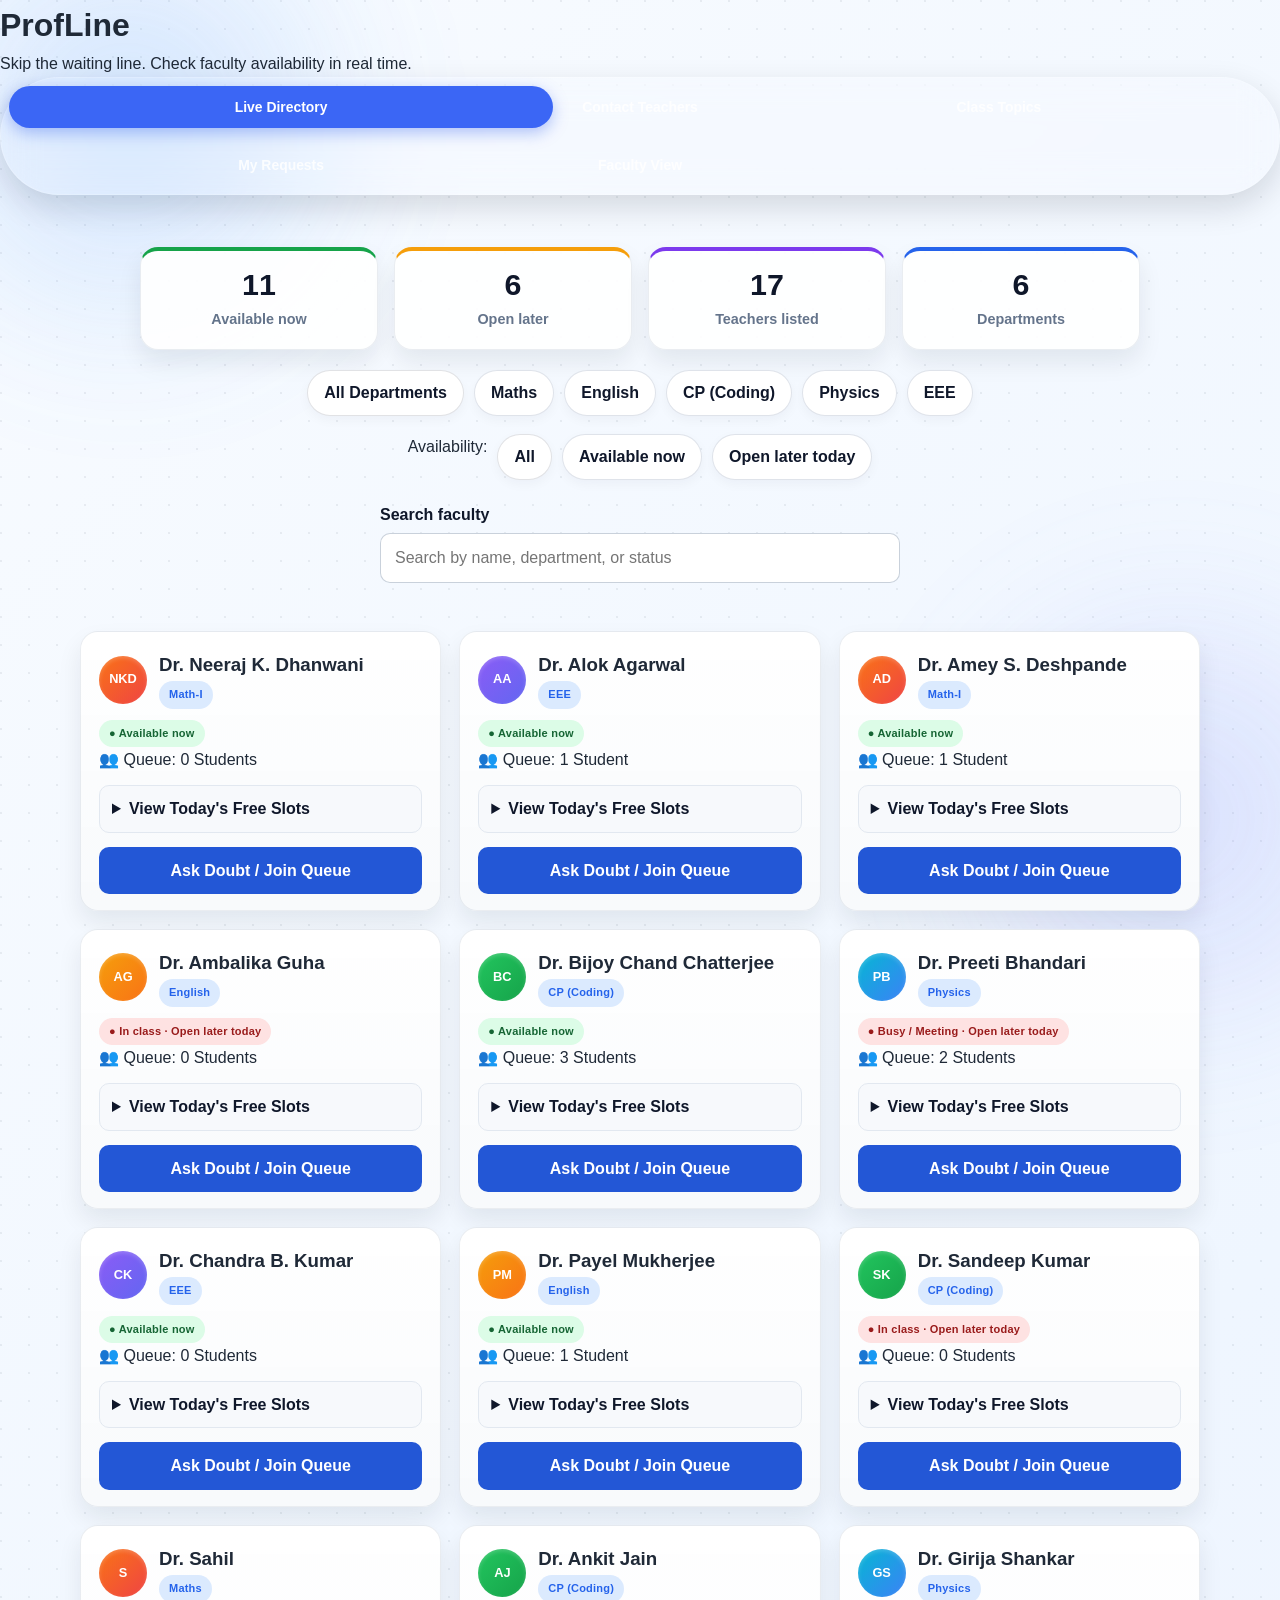
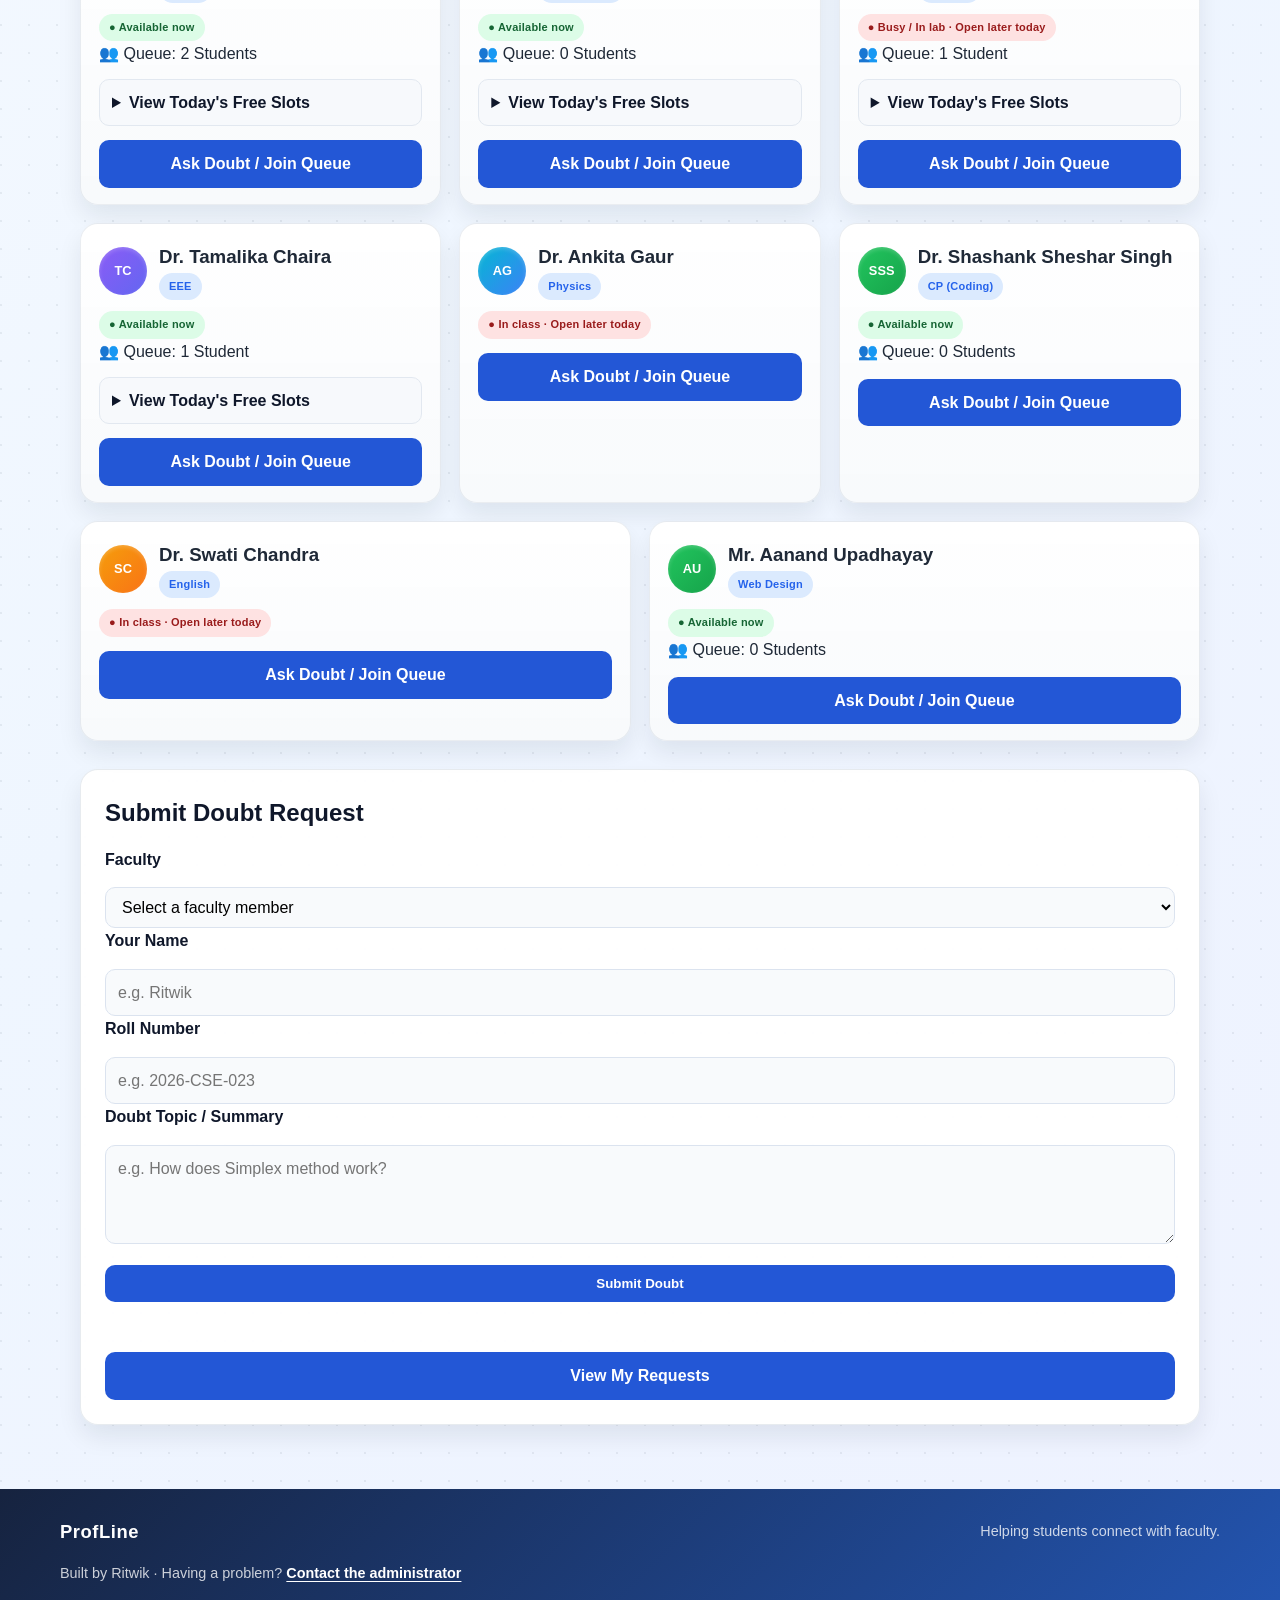
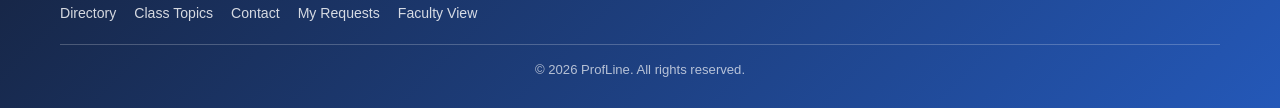
<file: index.html>
<!DOCTYPE html>
<html lang="en">
<head>
  <meta charset="UTF-8">
  <meta name="viewport" content="width=device-width, initial-scale=1.0">
  <title>ProfLine - Live Directory</title>
  <link rel="stylesheet" href="style.css">
</head>
<body>

  <!-- HEADER -->
  <header>
    <h1>ProfLine</h1>
    <p>Skip the waiting line. Check faculty availability in real time.</p>
  </header>

  <!-- NAVIGATION BAR -->
  <nav class="nav-bar">
    <a href="index.html" class="nav-link active" aria-current="page">Live Directory</a>
    <a href="contact.html" class="nav-link">Contact Teachers</a>
    <a href="classtopics.html" class="nav-link">Class Topics</a>
    <a href="requests.html" class="nav-link">My Requests</a>
    <a href="faculty.html" class="nav-link">Faculty View</a>
  </nav>

  <main class="container">
    <section class="status-strip" aria-label="Quick faculty status">
      <div class="status-item">
        <span class="status-number">11</span>
        <span>Available now</span>
      </div>
      <div class="status-item">
        <span class="status-number">6</span>
        <span>Open later</span>
      </div>
      <div class="status-item">
        <span class="status-number">17</span>
        <span>Teachers listed</span>
      </div>
      <div class="status-item">
        <span class="status-number">6</span>
        <span>Departments</span>
      </div>
    </section>
    
    <input class="filter-input" type="radio" id="filter-all" name="department-filter" checked>
    <input class="filter-input" type="radio" id="filter-maths" name="department-filter">
    <input class="filter-input" type="radio" id="filter-english" name="department-filter">
    <input class="filter-input" type="radio" id="filter-cp" name="department-filter">
    <input class="filter-input" type="radio" id="filter-physics" name="department-filter">
    <input class="filter-input" type="radio" id="filter-eee" name="department-filter">

    <input class="filter-input" type="radio" id="availability-all" name="availability-filter" checked>
    <input class="filter-input" type="radio" id="availability-now" name="availability-filter">
    <input class="filter-input" type="radio" id="availability-later" name="availability-filter">

    <div class="dept-filters">
      <label class="filter-btn" for="filter-all">All Departments</label>
      <label class="filter-btn" for="filter-maths">Maths</label>
      <label class="filter-btn" for="filter-english">English</label>
      <label class="filter-btn" for="filter-cp">CP (Coding)</label>
      <label class="filter-btn" for="filter-physics">Physics</label>
      <label class="filter-btn" for="filter-eee">EEE</label>
    </div>

    <div class="availability-filters">
      <span>Availability:</span>
      <label class="filter-btn" for="availability-all">All</label>
      <label class="filter-btn" for="availability-now">Available now</label>
      <label class="filter-btn" for="availability-later">Open later today</label>
    </div>

    <div class="faculty-search" data-search-target="#directory-faculty-grid">
      <label for="faculty-search">Search faculty</label>
      <input
        type="search"
        id="faculty-search"
        class="faculty-search-input"
        placeholder="Search by name, department, or status"
        aria-describedby="faculty-search-status"
      >
      <p class="faculty-search-status" id="faculty-search-status" role="status" aria-live="polite"></p>
    </div>

    <!-- Faculty Cards Grid -->
    <div class="faculty-grid" id="directory-faculty-grid">

      <!-- Dr. Neeraj K. Dhanwani -->
      <div class="faculty-card available-now" data-dept="maths" id="faculty-neeraj">
        <div class="card-header">
          <div class="avatar">NKD</div>
          <div>
            <h3>Dr. Neeraj K. Dhanwani</h3>
            <span class="badge dept">Math-I</span>
          </div>
        </div>
        <span class="badge free">● Available now</span>
        <p>👥 Queue: 0 Students</p>
        <details>
          <summary>View Today's Free Slots</summary>
          <ul>
            <li>10:00 AM - 11:30 AM</li>
            <li>02:00 PM - 03:30 PM</li>
          </ul>
        </details>
        <a href="#doubt-form" class="btn-primary">Ask Doubt / Join Queue</a>
      </div>

      <!-- Dr. Alok Agarwal -->
      <div class="faculty-card available-now" data-dept="eee" id="faculty-alok">
        <div class="card-header">
          <div class="avatar">AA</div>
          <div>
            <h3>Dr. Alok Agarwal</h3>
            <span class="badge dept">EEE</span>
          </div>
        </div>
        <span class="badge free">● Available now</span>
        <p>👥 Queue: 1 Student</p>
        <details>
          <summary>View Today's Free Slots</summary>
          <ul>
            <li>11:00 AM - 01:00 PM</li>
          </ul>
        </details>
        <a href="#doubt-form" class="btn-primary">Ask Doubt / Join Queue</a>
      </div>

      <!-- Dr. Amey S. Deshpande -->
      <div class="faculty-card available-now" data-dept="maths" id="faculty-amey">
        <div class="card-header">
          <div class="avatar">AD</div>
          <div>
            <h3>Dr. Amey S. Deshpande</h3>
            <span class="badge dept">Math-I</span>
          </div>
        </div>
        <span class="badge free">● Available now</span>
        <p>👥 Queue: 1 Student</p>
        <details>
          <summary>View Today's Free Slots</summary>
          <ul>
            <li>10:00 AM - 11:30 AM</li>
            <li>02:00 PM - 03:30 PM</li>
          </ul>
        </details>
        <a href="#doubt-form" class="btn-primary">Ask Doubt / Join Queue</a>
      </div>

      <!-- Ambalika Guha -->
      <div class="faculty-card available-later" data-dept="english" id="faculty-ambalika">
        <div class="card-header">
          <div class="avatar">AG</div>
          <div>
            <h3>Dr. Ambalika Guha</h3>
            <span class="badge dept">English</span>
          </div>
        </div>
        <span class="badge busy">● In class · Open later today</span>
        <p>👥 Queue: 0 Students</p>
        <details>
          <summary>View Today's Free Slots</summary>
          <ul>
            <li>01:00 PM - 02:30 PM</li>
          </ul>
        </details>
        <a href="#doubt-form" class="btn-primary">Ask Doubt / Join Queue</a>
      </div>

      <!-- Bijoy Chandra -->
      <div class="faculty-card available-now" data-dept="cp" id="faculty-bijoy">
        <div class="card-header">
          <div class="avatar">BC</div>
          <div>
            <h3>Dr. Bijoy Chand Chatterjee</h3>
            <span class="badge dept">CP (Coding)</span>
          </div>
        </div>
        <span class="badge free">● Available now</span>
        <p>👥 Queue: 3 Students</p>
        <details>
          <summary>View Today's Free Slots</summary>
          <ul>
            <li>11:00 AM - 01:00 PM</li>
          </ul>
        </details>
        <a href="#doubt-form" class="btn-primary">Ask Doubt / Join Queue</a>
      </div>

      <!-- Preeti Bhandari -->
      <div class="faculty-card available-later" data-dept="physics" id="faculty-preeti">
        <div class="card-header">
          <div class="avatar">PB</div>
          <div>
            <h3>Dr. Preeti Bhandari</h3>
            <span class="badge dept">Physics</span>
          </div>
        </div>
        <span class="badge busy">● Busy / Meeting · Open later today</span>
        <p>👥 Queue: 2 Students</p>
        <details>
          <summary>View Today's Free Slots</summary>
          <ul>
            <li>03:00 PM - 04:30 PM</li>
          </ul>
        </details>
        <a href="#doubt-form" class="btn-primary">Ask Doubt / Join Queue</a>
      </div>

      <!-- Chandra B Kumar -->
      <div class="faculty-card available-now" data-dept="eee" id="faculty-chandra">
        <div class="card-header">
          <div class="avatar">CK</div>
          <div>
            <h3>Dr. Chandra B. Kumar</h3>
            <span class="badge dept">EEE</span>
          </div>
        </div>
        <span class="badge free">● Available now</span>
        <p>👥 Queue: 0 Students</p>
        <details>
          <summary>View Today's Free Slots</summary>
          <ul>
            <li>10:00 AM - 12:00 PM</li>
          </ul>
        </details>
        <a href="#doubt-form" class="btn-primary">Ask Doubt / Join Queue</a>
      </div>

      <!-- Dr. Payel Mukherjee -->
      <div class="faculty-card available-now" data-dept="english" id="faculty-payal">
        <div class="card-header">
          <div class="avatar">PM</div>
          <div>
            <h3>Dr. Payel Mukherjee</h3>
            <span class="badge dept">English</span>
          </div>
        </div>
        <span class="badge free">● Available now</span>
        <p>👥 Queue: 1 Student</p>
        <details>
          <summary>View Today's Free Slots</summary>
          <ul>
            <li>02:00 PM - 04:00 PM</li>
          </ul>
        </details>
        <a href="#doubt-form" class="btn-primary">Ask Doubt / Join Queue</a>
      </div>

      <!-- Sandeep Kumar -->
      <div class="faculty-card available-later" data-dept="cp" id="faculty-sandeep">
        <div class="card-header">
          <div class="avatar">SK</div>
          <div>
            <h3>Dr. Sandeep Kumar</h3>
            <span class="badge dept">CP (Coding)</span>
          </div>
        </div>
        <span class="badge busy">● In class · Open later today</span>
        <p>👥 Queue: 0 Students</p>
        <details>
          <summary>View Today's Free Slots</summary>
          <ul>
            <li>03:30 PM - 05:00 PM</li>
          </ul>
        </details>
        <a href="#doubt-form" class="btn-primary">Ask Doubt / Join Queue</a>
      </div>

      <!-- Sahil -->
      <div class="faculty-card available-now" data-dept="maths" id="faculty-sahil">
        <div class="card-header">
          <div class="avatar">S</div>
          <div>
            <h3>Dr. Sahil</h3>
            <span class="badge dept">Maths</span>
          </div>
        </div>
        <span class="badge free">● Available now</span>
        <p>👥 Queue: 2 Students</p>
        <details>
          <summary>View Today's Free Slots</summary>
          <ul>
            <li>11:30 AM - 01:00 PM</li>
          </ul>
        </details>
        <a href="#doubt-form" class="btn-primary">Ask Doubt / Join Queue</a>
      </div>

      <!-- Ankit Jain -->
      <div class="faculty-card available-now" data-dept="cp" id="faculty-ankit">
        <div class="card-header">
          <div class="avatar">AJ</div>
          <div>
            <h3>Dr. Ankit Jain</h3>
            <span class="badge dept">CP (Coding)</span>
          </div>
        </div>
        <span class="badge free">● Available now</span>
        <p>👥 Queue: 0 Students</p>
        <details>
          <summary>View Today's Free Slots</summary>
          <ul>
            <li>01:00 PM - 03:00 PM</li>
          </ul>
        </details>
        <a href="#doubt-form" class="btn-primary">Ask Doubt / Join Queue</a>
      </div>

      <!-- Girija Shankar -->
      <div class="faculty-card available-later" data-dept="physics" id="faculty-girija">
        <div class="card-header">
          <div class="avatar">GS</div>
          <div>
            <h3>Dr. Girija Shankar</h3>
            <span class="badge dept">Physics</span>
          </div>
        </div>
        <span class="badge busy">● Busy / In lab · Open later today</span>
        <p>👥 Queue: 1 Student</p>
        <details>
          <summary>View Today's Free Slots</summary>
          <ul>
            <li>02:30 PM - 04:00 PM</li>
          </ul>
        </details>
        <a href="#doubt-form" class="btn-primary">Ask Doubt / Join Queue</a>
      </div>

      <!-- Tamalika Chaira -->
      <div class="faculty-card available-now" data-dept="eee" id="faculty-tamalika">
        <div class="card-header">
          <div class="avatar">TC</div>
          <div>
            <h3>Dr. Tamalika Chaira</h3>
            <span class="badge dept">EEE</span>
          </div>
        </div>
        <span class="badge free">● Available now</span>
        <p>👥 Queue: 1 Student</p>
        <details>
          <summary>View Today's Free Slots</summary>
          <ul>
            <li>10:30 AM - 12:30 PM</li>
          </ul>
        </details>
        <a href="#doubt-form" class="btn-primary">Ask Doubt / Join Queue</a>
      </div>

      <div class="faculty-card available-later" data-dept="physics" id="faculty-ankita">
        <div class="card-header">
          <div class="avatar">AG</div>
          <div><h3>Dr. Ankita Gaur</h3><span class="badge dept">Physics</span></div>
        </div>
        <span class="badge busy">● In class · Open later today</span>
        <a href="#doubt-form" class="btn-primary">Ask Doubt / Join Queue</a>
      </div>

      <div class="faculty-card available-now" data-dept="cp" id="faculty-shashank">
        <div class="card-header">
          <div class="avatar">SSS</div>
          <div><h3>Dr. Shashank Sheshar Singh</h3><span class="badge dept">CP (Coding)</span></div>
        </div>
        <span class="badge free">● Available now</span>
        <p>👥 Queue: 0 Students</p>
        <a href="#doubt-form" class="btn-primary">Ask Doubt / Join Queue</a>
      </div>

      <div class="faculty-card available-later" data-dept="english" id="faculty-swati">
        <div class="card-header">
          <div class="avatar">SC</div>
          <div><h3>Dr. Swati Chandra</h3><span class="badge dept">English</span></div>
        </div>
        <span class="badge busy">● In class · Open later today</span>
        <a href="#doubt-form" class="btn-primary">Ask Doubt / Join Queue</a>
      </div>

      <div class="faculty-card available-now" data-dept="cp" id="faculty-aanand">
        <div class="card-header">
          <div class="avatar">AU</div>
          <div><h3>Mr. Aanand Upadhayay</h3><span class="badge dept">Web Design</span></div>
        </div>
        <span class="badge free">● Available now</span>
        <p>👥 Queue: 0 Students</p>
        <a href="#doubt-form" class="btn-primary">Ask Doubt / Join Queue</a>
      </div>

    </div>

    <!-- Doubt Request Form -->
    <section class="doubt-form-panel" id="doubt-form">
      <h2>Submit Doubt Request</h2>
      
      <form class="request-fields" id="doubt-request-form">
        <label for="faculty-select">Faculty</label>
        <select id="faculty-select" required>
          <option value="" selected disabled>Select a faculty member</option>
          <option>Dr. Neeraj K. Dhanwani</option>
          <option>Dr. Alok Agarwal</option>
          <option>Dr. Amey S. Deshpande</option>
          <option>Dr. Ambalika Guha</option>
          <option>Dr. Ankit Jain</option>
          <option>Dr. Ankita Gaur</option>
          <option>Dr. Bijoy Chand Chatterjee</option>
          <option>Dr. Chandra B. Kumar</option>
          <option>Dr. Girija Shankar</option>
          <option>Dr. Payel Mukherjee</option>
          <option>Dr. Preeti Bhandari</option>
          <option>Dr. Sahil</option>
          <option>Dr. Sandeep Kumar</option>
          <option>Dr. Shashank Sheshar Singh</option>
          <option>Dr. Swati Chandra</option>
          <option>Dr. Tamalika Chaira</option>
          <option>Mr. Aanand Upadhayay</option>
        </select>

        <label for="student-name">Your Name</label>
        <input type="text" id="student-name" placeholder="e.g. Ritwik" required>

        <label for="roll-no">Roll Number</label>
        <input type="text" id="roll-no" placeholder="e.g. 2026-CSE-023" required>

        <label for="doubt-summary">Doubt Topic / Summary</label>
        <textarea id="doubt-summary" rows="3" placeholder="e.g. How does Simplex method work?" required></textarea>

        <button class="btn-primary" type="submit">Submit Doubt</button>
      </form>
      <p class="form-feedback" id="request-feedback" role="status" aria-live="polite"></p>
      <a class="btn-primary request-link" href="requests.html">View My Requests</a>
    </section>

  </main>

  <footer class="site-footer">
    <div class="site-footer-inner">
      <a class="footer-brand" href="index.html">ProfLine</a>
      <p>Helping students connect with faculty.</p>
      <p class="footer-credit">Built by Ritwik · Having a problem? <a href="mailto:19.ritwik@gmail.com">Contact the administrator</a></p>
      <nav class="footer-links" aria-label="Footer navigation">
        <a href="index.html">Directory</a>
        <a href="classtopics.html">Class Topics</a>
        <a href="contact.html">Contact</a>
        <a href="requests.html">My Requests</a>
        <a href="faculty.html">Faculty View</a>
      </nav>
      <p class="footer-copyright">© 2026 ProfLine. All rights reserved.</p>
    </div>
  </footer>

  <script src="script.js" defer></script>
</body>
</html>
</file>
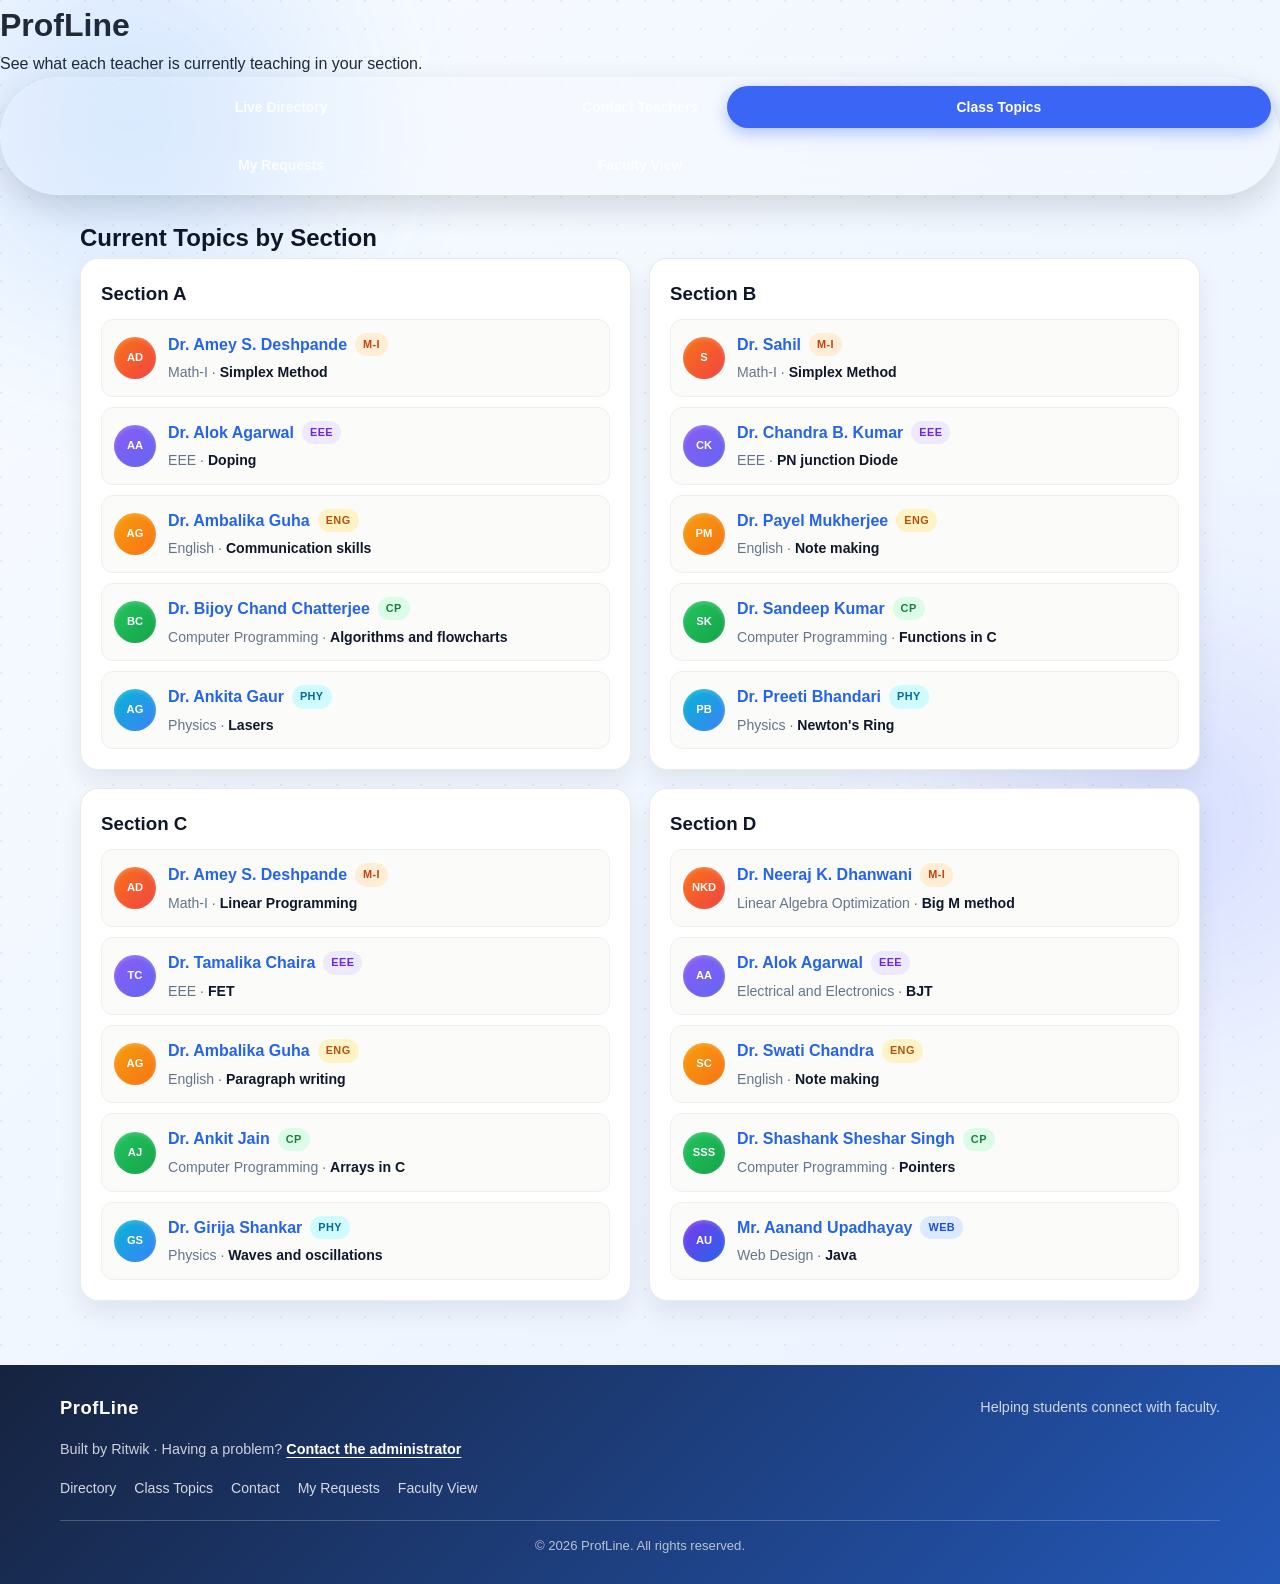
<file: classtopics.html>
<!DOCTYPE html>
<html lang="en">
<head>
  <meta charset="UTF-8">
  <meta name="viewport" content="width=device-width, initial-scale=1.0">
  <title>ProfLine - Class Topics</title>
  <link rel="stylesheet" href="style.css">
</head>
<body>
  <header>
    <h1>ProfLine</h1>
    <p>See what each teacher is currently teaching in your section.</p>
  </header>

  <nav class="nav-bar">
    <a href="index.html" class="nav-link">Live Directory</a>
    <a href="contact.html" class="nav-link">Contact Teachers</a>
    <a href="classtopics.html" class="nav-link active" aria-current="page">Class Topics</a>
    <a href="requests.html" class="nav-link">My Requests</a>
    <a href="faculty.html" class="nav-link">Faculty View</a>
  </nav>

  <main class="container">
    <h2>Current Topics by Section</h2>
    
    <div class="section-list">
      <section class="section-card">
        <h3>Section A</h3>
        <ul class="topic-list">
          <li class="topic-item maths"><span class="avatar" aria-hidden="true">AD</span><div><div class="topic-heading"><a href="contact.html#teacher-amey">Dr. Amey S. Deshpande</a><span class="subject-badge">M-I</span></div><p>Math-I · <strong>Simplex Method</strong></p></div></li>
          <li class="topic-item eee"><span class="avatar" aria-hidden="true">AA</span><div><div class="topic-heading"><a href="contact.html#teacher-alok">Dr. Alok Agarwal</a><span class="subject-badge">EEE</span></div><p>EEE · <strong>Doping</strong></p></div></li>
          <li class="topic-item english"><span class="avatar" aria-hidden="true">AG</span><div><div class="topic-heading"><a href="contact.html#teacher-ambalika">Dr. Ambalika Guha</a><span class="subject-badge">ENG</span></div><p>English · <strong>Communication skills</strong></p></div></li>
          <li class="topic-item programming"><span class="avatar" aria-hidden="true">BC</span><div><div class="topic-heading"><a href="contact.html#teacher-bijoy">Dr. Bijoy Chand Chatterjee</a><span class="subject-badge">CP</span></div><p>Computer Programming · <strong>Algorithms and flowcharts</strong></p></div></li>
          <li class="topic-item physics"><span class="avatar" aria-hidden="true">AG</span><div><div class="topic-heading"><a href="contact.html#teacher-ankita">Dr. Ankita Gaur</a><span class="subject-badge">PHY</span></div><p>Physics · <strong>Lasers</strong></p></div></li>
        </ul>
      </section>

      <section class="section-card">
        <h3>Section B</h3>
        <ul class="topic-list">
          <li class="topic-item maths"><span class="avatar" aria-hidden="true">S</span><div><div class="topic-heading"><a href="contact.html#teacher-sahil">Dr. Sahil</a><span class="subject-badge">M-I</span></div><p>Math-I · <strong>Simplex Method</strong></p></div></li>
          <li class="topic-item eee"><span class="avatar" aria-hidden="true">CK</span><div><div class="topic-heading"><a href="contact.html#teacher-chandra">Dr. Chandra B. Kumar</a><span class="subject-badge">EEE</span></div><p>EEE · <strong>PN junction Diode </strong></p></div></li>
          <li class="topic-item english"><span class="avatar" aria-hidden="true">PM</span><div><div class="topic-heading"><a href="contact.html#teacher-payel">Dr. Payel Mukherjee</a><span class="subject-badge">ENG</span></div><p>English · <strong>Note making</strong></p></div></li>
          <li class="topic-item programming"><span class="avatar" aria-hidden="true">SK</span><div><div class="topic-heading"><a href="contact.html#teacher-sandeep">Dr. Sandeep Kumar</a><span class="subject-badge">CP</span></div><p>Computer Programming · <strong>Functions in C</strong></p></div></li>
          <li class="topic-item physics"><span class="avatar" aria-hidden="true">PB</span><div><div class="topic-heading"><a href="contact.html#teacher-preeti">Dr. Preeti Bhandari</a><span class="subject-badge">PHY</span></div><p>Physics · <strong>Newton's Ring</strong></p></div></li>
        </ul>
      </section>

      <section class="section-card">
        <h3>Section C</h3>
        <ul class="topic-list">
          <li class="topic-item maths"><span class="avatar" aria-hidden="true">AD</span><div><div class="topic-heading"><a href="contact.html#teacher-amey">Dr. Amey S. Deshpande</a><span class="subject-badge">M-I</span></div><p>Math-I · <strong>Linear Programming</strong></p></div></li>
          <li class="topic-item eee"><span class="avatar" aria-hidden="true">TC</span><div><div class="topic-heading"><a href="contact.html#teacher-tamalika">Dr. Tamalika Chaira</a><span class="subject-badge">EEE</span></div><p>EEE · <strong>FET</strong></p></div></li>
          <li class="topic-item english"><span class="avatar" aria-hidden="true">AG</span><div><div class="topic-heading"><a href="contact.html#teacher-ambalika">Dr. Ambalika Guha</a><span class="subject-badge">ENG</span></div><p>English · <strong>Paragraph writing</strong></p></div></li>
          <li class="topic-item programming"><span class="avatar" aria-hidden="true">AJ</span><div><div class="topic-heading"><a href="contact.html#teacher-ankit">Dr. Ankit Jain</a><span class="subject-badge">CP</span></div><p>Computer Programming · <strong>Arrays in C</strong></p></div></li>
          <li class="topic-item physics"><span class="avatar" aria-hidden="true">GS</span><div><div class="topic-heading"><a href="contact.html#teacher-girija">Dr. Girija Shankar</a><span class="subject-badge">PHY</span></div><p>Physics · <strong>Waves and oscillations</strong></p></div></li>
        </ul>
      </section>

      <section class="section-card">
        <h3>Section D</h3>
        <ul class="topic-list">
          <li class="topic-item maths"><span class="avatar" aria-hidden="true">NKD</span><div><div class="topic-heading"><a href="contact.html#teacher-neeraj">Dr. Neeraj K. Dhanwani</a><span class="subject-badge">M-I</span></div><p>Linear Algebra Optimization · <strong>Big M method</strong></p></div></li>
          <li class="topic-item eee"><span class="avatar" aria-hidden="true">AA</span><div><div class="topic-heading"><a href="contact.html#teacher-alok">Dr. Alok Agarwal</a><span class="subject-badge">EEE</span></div><p>Electrical and Electronics · <strong>BJT</strong></p></div></li>
          <li class="topic-item english"><span class="avatar" aria-hidden="true">SC</span><div><div class="topic-heading"><a href="contact.html#teacher-swati">Dr. Swati Chandra</a><span class="subject-badge">ENG</span></div><p>English · <strong>Note making</strong></p></div></li>
          <li class="topic-item programming"><span class="avatar" aria-hidden="true">SSS</span><div><div class="topic-heading"><a href="contact.html#teacher-shashank">Dr. Shashank Sheshar Singh</a><span class="subject-badge">CP</span></div><p>Computer Programming · <strong>Pointers</strong></p></div></li>
          <li class="topic-item web-design"><span class="avatar" aria-hidden="true">AU</span><div><div class="topic-heading"><a href="contact.html#teacher-aanand">Mr. Aanand Upadhayay</a><span class="subject-badge">WEB</span></div><p>Web Design · <strong>Java</strong></p></div></li>
        </ul>
      </section>
    </div>
  </main>

  <footer class="site-footer">
    <div class="site-footer-inner">
      <a class="footer-brand" href="index.html">ProfLine</a>
      <p>Helping students connect with faculty.</p>
      <p class="footer-credit">Built by Ritwik · Having a problem? <a href="mailto:19.ritwik@gmail.com">Contact the administrator</a></p>
      <nav class="footer-links" aria-label="Footer navigation">
        <a href="index.html">Directory</a>
        <a href="classtopics.html">Class Topics</a>
        <a href="contact.html">Contact</a>
        <a href="requests.html">My Requests</a>
        <a href="faculty.html">Faculty View</a>
      </nav>
      <p class="footer-copyright">© 2026 ProfLine. All rights reserved.</p>
    </div>
  </footer>
</body>
</html>
</file>
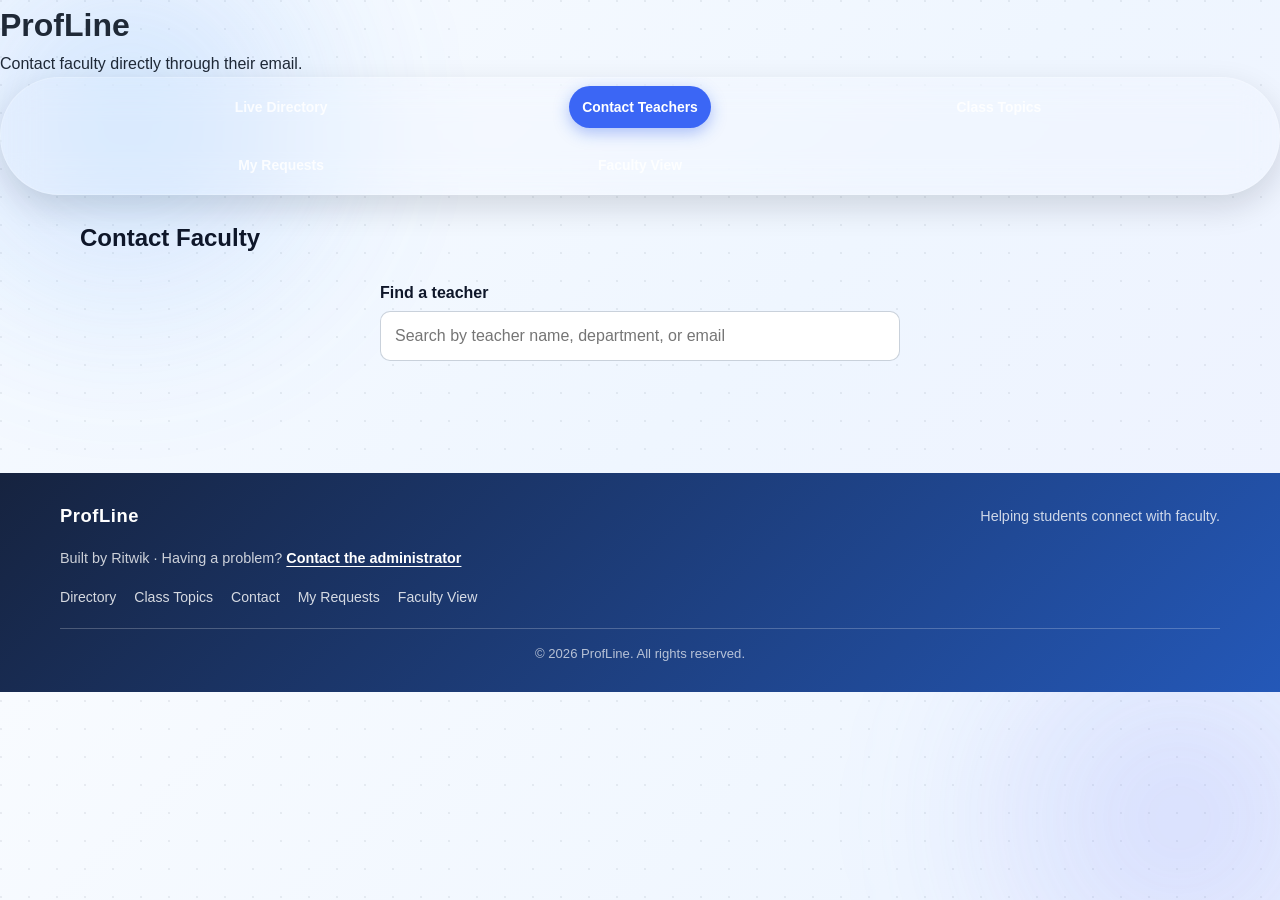
<file: contact.html>
<!DOCTYPE html>
<html lang="en">
<head>
  <meta charset="UTF-8">
  <meta name="viewport" content="width=device-width, initial-scale=1.0">
  <title>ProfLine - Contact Teachers</title>
  <link rel="stylesheet" href="style.css">
</head>
<body>
  <header>
    <h1>ProfLine</h1>
    <p>Contact faculty directly through their email.</p>
  </header>

  <nav class="nav-bar">
    <a href="index.html" class="nav-link">Live Directory</a>
    <a href="contact.html" class="nav-link active" aria-current="page">Contact Teachers</a>
    <a href="classtopics.html" class="nav-link">Class Topics</a>
    <a href="requests.html" class="nav-link">My Requests</a>
    <a href="faculty.html" class="nav-link">Faculty View</a>
  </nav>

  <main class="container">
    <h2>Contact Faculty</h2>

    <div class="faculty-search" data-search-target="#contact-faculty-grid">
      <label for="contact-faculty-search">Find a teacher</label>
      <input
        type="search"
        id="contact-faculty-search"
        class="faculty-search-input"
        placeholder="Search by teacher name, department, or email"
        aria-describedby="contact-faculty-search-status"
      >
      <p class="faculty-search-status" id="contact-faculty-search-status" role="status" aria-live="polite"></p>
    </div>

    <section class="faculty-grid" id="contact-faculty-grid">

      <article class="faculty-card" data-dept="maths" id="teacher-neeraj">
        <div class="card-header">
          <div class="avatar">NKD</div>
          <div>
            <h3>Dr. Neeraj K. Dhanwani</h3>
            <span class="badge dept">Math-I</span>
          </div>
        </div>
        <p>📍 ES203</p>
        <p>✉️ <a href="mailto:neeraj.kumar@teachers.sau.ac.in">neeraj.kumar@teachers.sau.ac.in</a></p>
      </article>

      <article class="faculty-card" data-dept="eee" id="teacher-alok">
        <div class="card-header">
          <div class="avatar">AA</div>
          <div>
            <h3>Dr. Alok Agarwal</h3>
            <span class="badge dept">EEE</span>
          </div>
        </div>
        <p>📍 CSE226J</p>
        <p>✉️ <a href="mailto:alok.agarwal@teachers.sau.ac.in">alok.agarwal@teachers.sau.ac.in</a></p>
      </article>

      <article class="faculty-card" data-dept="maths" id="teacher-amey">
        <div class="card-header">
          <div class="avatar">AD</div>
          <div>
            <h3>Dr. Amey S. Deshpande</h3>
            <span class="badge dept">Math-I</span>
          </div>
        </div>
        <p>📍 Science Block, Room 101</p>
        <p>✉️ <a href="mailto:amey.deshpande@teachers.sau.ac.in">amey.deshpande@teachers.sau.ac.in</a></p>
      </article>

      <article class="faculty-card" data-dept="english" id="teacher-ambalika">
        <div class="card-header">
          <div class="avatar">AG</div>
          <div>
            <h3>Dr. Ambalika Guha</h3>
            <span class="badge dept">English</span>
          </div>
        </div>
        <p>📍 Humanities Block, Room 204</p>
        <p>✉️ <a href="mailto:ambalika.guha@teachers.sau.ac.in">ambalika.guha@teachers.sau.ac.in</a></p>
      </article>

      <article class="faculty-card" data-dept="cp" id="teacher-bijoy">
        <div class="card-header">
          <div class="avatar">BC</div>
          <div>
            <h3>Dr. Bijoy Chand Chatterjee</h3>
            <span class="badge dept">CP (Coding)</span>
          </div>
        </div>
        <p>📍 Tech Block, Lab 3</p>
        <p>✉️ <a href="mailto:bijoy.chandra@teachers.sau.ac.in">bijoy.chandra@teachers.sau.ac.in</a></p>
      </article>

      <article class="faculty-card" data-dept="physics" id="teacher-preeti">
        <div class="card-header">
          <div class="avatar">PB</div>
          <div>
            <h3>Dr. Preeti Bhandari</h3>
            <span class="badge dept">Physics</span>
          </div>
        </div>
        <p>📍 Physics Lab, Room 302</p>
        <p>✉️ <a href="mailto:preeti.bhandari@teachers.sau.ac.in">preeti.bhandari@teachers.sau.ac.in</a></p>
      </article>

      <article class="faculty-card" data-dept="eee" id="teacher-chandra">
        <div class="card-header">
          <div class="avatar">CK</div>
          <div>
            <h3>Dr. Chandra B. Kumar</h3>
            <span class="badge dept">EEE</span>
          </div>
        </div>
        <p>📍 Electrical Wing, Room 108</p>
        <p>✉️ <a href="mailto:chandra.kumar@teachers.sau.ac.in">chandra.kumar@teachers.sau.ac.in</a></p>
      </article>

      <article class="faculty-card" data-dept="english" id="teacher-payel">
        <div class="card-header">
          <div class="avatar">PM</div>
          <div>
            <h3>Dr. Payel Mukherjee</h3>
            <span class="badge dept">English</span>
          </div>
        </div>
        <p>📍 Humanities Block, Room 206</p>
        <p>✉️ <a href="mailto:payel.mukherjee@teachers.sau.ac.in">payel.mukherjee@teachers.sau.ac.in</a></p>
      </article>

      <article class="faculty-card" data-dept="cp" id="teacher-sandeep">
        <div class="card-header">
          <div class="avatar">SK</div>
          <div>
            <h3>Dr. Sandeep Kumar</h3>
            <span class="badge dept">CP (Coding)</span>
          </div>
        </div>
        <p>📍 CS Block, Lab 1</p>
        <p>✉️ <a href="mailto:sandeep.kumar@teachers.sau.ac.in">sandeep.kumar@teachers.sau.ac.in</a></p>
      </article>

      <article class="faculty-card" data-dept="maths" id="teacher-sahil">
        <div class="card-header">
          <div class="avatar">S</div>
          <div>
            <h3>Dr. Sahil</h3>
            <span class="badge dept">Maths</span>
          </div>
        </div>
        <p>📍 Science Block, Room 103</p>
        <p>✉️ <a href="mailto:sahil.maths@teachers.sau.ac.in">sahil.maths@teachers.sau.ac.in</a></p>
      </article>

      <article class="faculty-card" data-dept="cp" id="teacher-ankit">
        <div class="card-header">
          <div class="avatar">AJ</div>
          <div>
            <h3>Dr. Ankit Jain</h3>
            <span class="badge dept">CP (Coding)</span>
          </div>
        </div>
        <p>📍 IT Wing, Room 402</p>
        <p>✉️ <a href="mailto:ankit.jain@teachers.sau.ac.in">ankit.jain@teachers.sau.ac.in</a></p>
      </article>

      <article class="faculty-card" data-dept="physics" id="teacher-girija">
        <div class="card-header">
          <div class="avatar">GS</div>
          <div>
            <h3>Dr. Girija Shankar</h3>
            <span class="badge dept">Physics</span>
          </div>
        </div>
        <p>📍 Physics Lab, Room 215</p>
        <p>✉️ <a href="mailto:girija.shankar@teachers.sau.ac.in">girija.shankar@teachers.sau.ac.in</a></p>
      </article>

      <article class="faculty-card" data-dept="eee" id="teacher-tamalika">
        <div class="card-header">
          <div class="avatar">TC</div>
          <div>
            <h3>Dr. Tamalika Chaira</h3>
            <span class="badge dept">EEE</span>
          </div>
        </div>
        <p>📍 Electrical Wing, Room 305</p>
        <p>✉️ <a href="mailto:tamalika.chaira@teachers.sau.ac.in">tamalika.chaira@teachers.sau.ac.in</a></p>
      </article>

      <article class="faculty-card" data-dept="physics" id="teacher-ankita">
        <div class="card-header">
          <div class="avatar">AG</div>
          <div>
            <h3>Dr. Ankita Gaur</h3>
            <span class="badge dept">Physics</span>
          </div>
        </div>
        <p>✉️ <a href="mailto:ankita.gaur@teachers.sau.ac.in">ankita.gaur@teachers.sau.ac.in</a></p>
      </article>

      <article class="faculty-card" data-dept="cp" id="teacher-shashank">
        <div class="card-header">
          <div class="avatar">SSS</div>
          <div>
            <h3>Dr. Shashank Sheshar Singh</h3>
            <span class="badge dept">Computer Programming</span>
          </div>
        </div>
        <p>✉️ <a href="mailto:shashank.singh@teachers.sau.ac.in">shashank.singh@teachers.sau.ac.in</a></p>
      </article>

      <article class="faculty-card" data-dept="english" id="teacher-swati">
        <div class="card-header">
          <div class="avatar">SC</div>
          <div>
            <h3>Dr. Swati Chandra</h3>
            <span class="badge dept">English</span>
          </div>
        </div>
        <p>✉️ <a href="mailto:swati.chandra@teachers.sau.ac.in">swati.chandra@teachers.sau.ac.in</a></p>
      </article>

      <article class="faculty-card" data-dept="cp" id="teacher-aanand">
        <div class="card-header">
          <div class="avatar">AU</div>
          <div>
            <h3>Mr. Aanand Upadhayay</h3>
            <span class="badge dept">Web Design</span>
          </div>
        </div>
        <p>✉️ <a href="mailto:anand.upadhayay@teachers.sau.ac.in">anand.upadhayay@teachers.sau.ac.in</a></p>
      </article>

    </section>
  </main>

  <footer class="site-footer">
    <div class="site-footer-inner">
      <a class="footer-brand" href="index.html">ProfLine</a>
      <p>Helping students connect with faculty.</p>
      <p class="footer-credit">Built by Ritwik · Having a problem? <a href="mailto:19.ritwik@gmail.com">Contact the administrator</a></p>
      <nav class="footer-links" aria-label="Footer navigation">
        <a href="index.html">Directory</a>
        <a href="classtopics.html">Class Topics</a>
        <a href="contact.html">Contact</a>
        <a href="requests.html">My Requests</a>
        <a href="faculty.html">Faculty View</a>
      </nav>
      <p class="footer-copyright">© 2026 ProfLine. All rights reserved.</p>
    </div>
  </footer>
  <script src="script.js" defer></script>
</body>
</html>
</file>
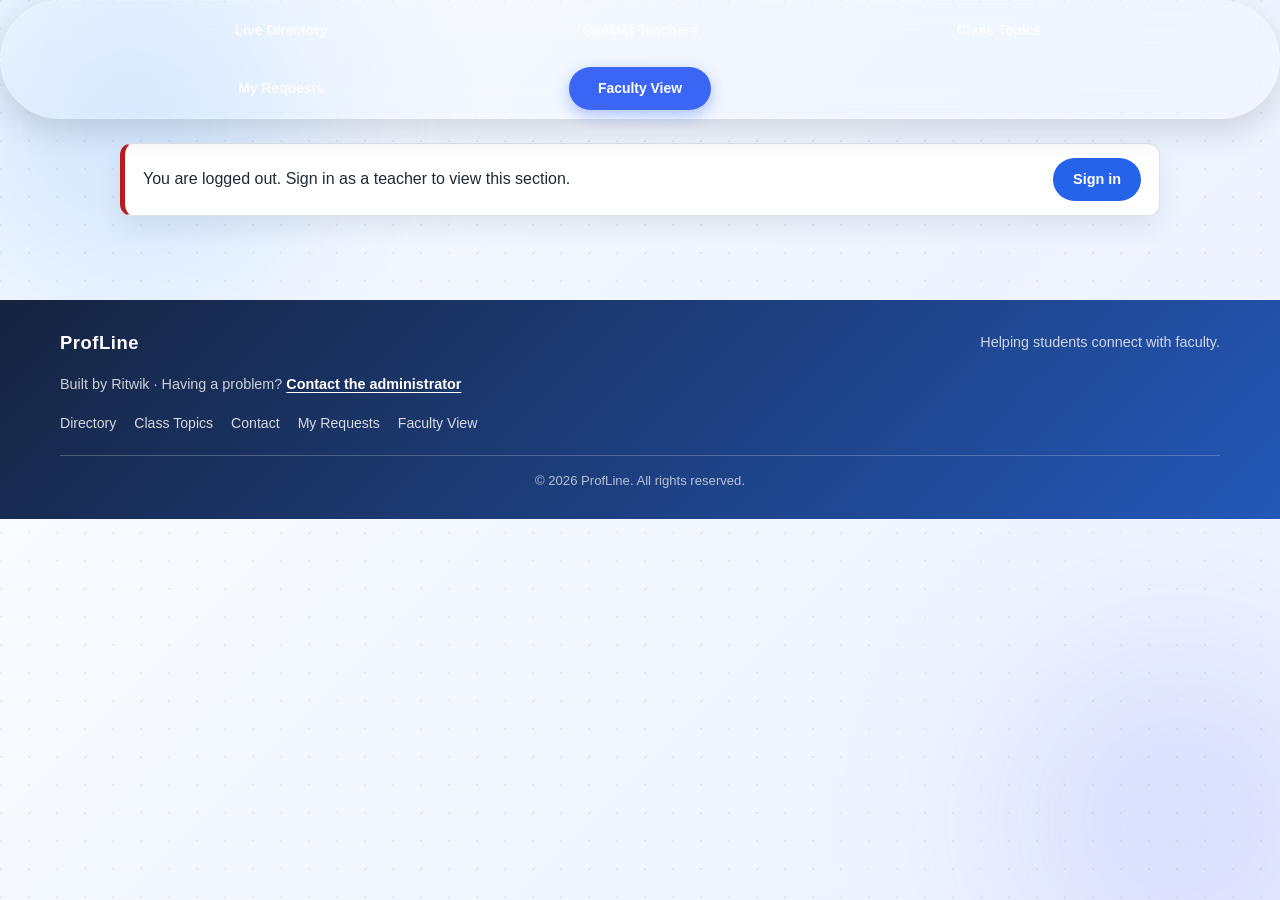
<file: faculty.html>
<!DOCTYPE html>
<html lang="en">
<head>
  <meta charset="UTF-8">
  <meta name="viewport" content="width=device-width, initial-scale=1.0">
  <title>ProfLine - Faculty View</title>
  <link rel="stylesheet" href="style.css">
</head>
<body>
  <nav class="nav-bar" aria-label="Main navigation">
    <a href="index.html" class="nav-link">Live Directory</a>
    <a href="contact.html" class="nav-link">Contact Teachers</a>
    <a href="classtopics.html" class="nav-link">Class Topics</a>
    <a href="requests.html" class="nav-link">My Requests</a>
    <a href="faculty.html" class="nav-link active" aria-current="page">Faculty View</a>
  </nav>

  <main class="container faculty-workspace">
    <section aria-labelledby="faculty-dashboard-title">
      <div class="faculty-workspace-heading">
        <div>
          <p class="faculty-eyebrow">FACULTY WORKSPACE</p>
          <h1 id="faculty-dashboard-title">Student request inbox</h1>
          <p class="faculty-dashboard-intro">Review the doubts students have sent through ProfLine.</p>
        </div>
        <a class="faculty-action-link" href="index.html#doubt-form">Open student request form</a>
      </div>

      <div class="faculty-summary">
        <article class="faculty-summary-card">
          <span class="faculty-summary-label">Requests received</span>
          <strong id="faculty-request-count">0</strong>
          <span>Saved on this browser</span>
        </article>
        <aside class="faculty-storage-note">
          <strong>About these requests</strong>
          <p>Update a request’s status or reply to a student below. Requests are saved in this browser and are not shared across devices.</p>
        </aside>
      </div>

      <section class="faculty-inbox" aria-labelledby="faculty-inbox-title">
        <div class="faculty-inbox-heading">
          <div>
            <h2 id="faculty-inbox-title">Recent submissions</h2>
            <p>Newest requests are shown first.</p>
          </div>
          <span class="faculty-inbox-tag">INBOX</span>
        </div>
        <div class="faculty-request-list" id="faculty-request-list" aria-live="polite"></div>
        <div class="faculty-empty-state" id="faculty-empty-state">
          <span class="faculty-empty-icon" aria-hidden="true">—</span>
          <h3>No student requests yet</h3>
          <p>When a student submits a doubt from the directory, it will show up here.</p>
          <a href="index.html#doubt-form">Go to the request form</a>
        </div>
        <p class="form-feedback" id="faculty-feedback" role="status"></p>
      </section>
    </section>
  </main>

  <footer class="site-footer">
    <div class="site-footer-inner">
      <a class="footer-brand" href="index.html">ProfLine</a>
      <p>Helping students connect with faculty.</p>
      <p class="footer-credit">Built by Ritwik · Having a problem? <a href="mailto:19.ritwik@gmail.com">Contact the administrator</a></p>
      <nav class="footer-links" aria-label="Footer navigation">
        <a href="index.html">Directory</a>
        <a href="classtopics.html">Class Topics</a>
        <a href="contact.html">Contact</a>
        <a href="requests.html">My Requests</a>
        <a href="faculty.html">Faculty View</a>
      </nav>
      <p class="footer-copyright">© 2026 ProfLine. All rights reserved.</p>
    </div>
  </footer>

  <script src="script.js" defer></script>
</body>
</html>
</file>
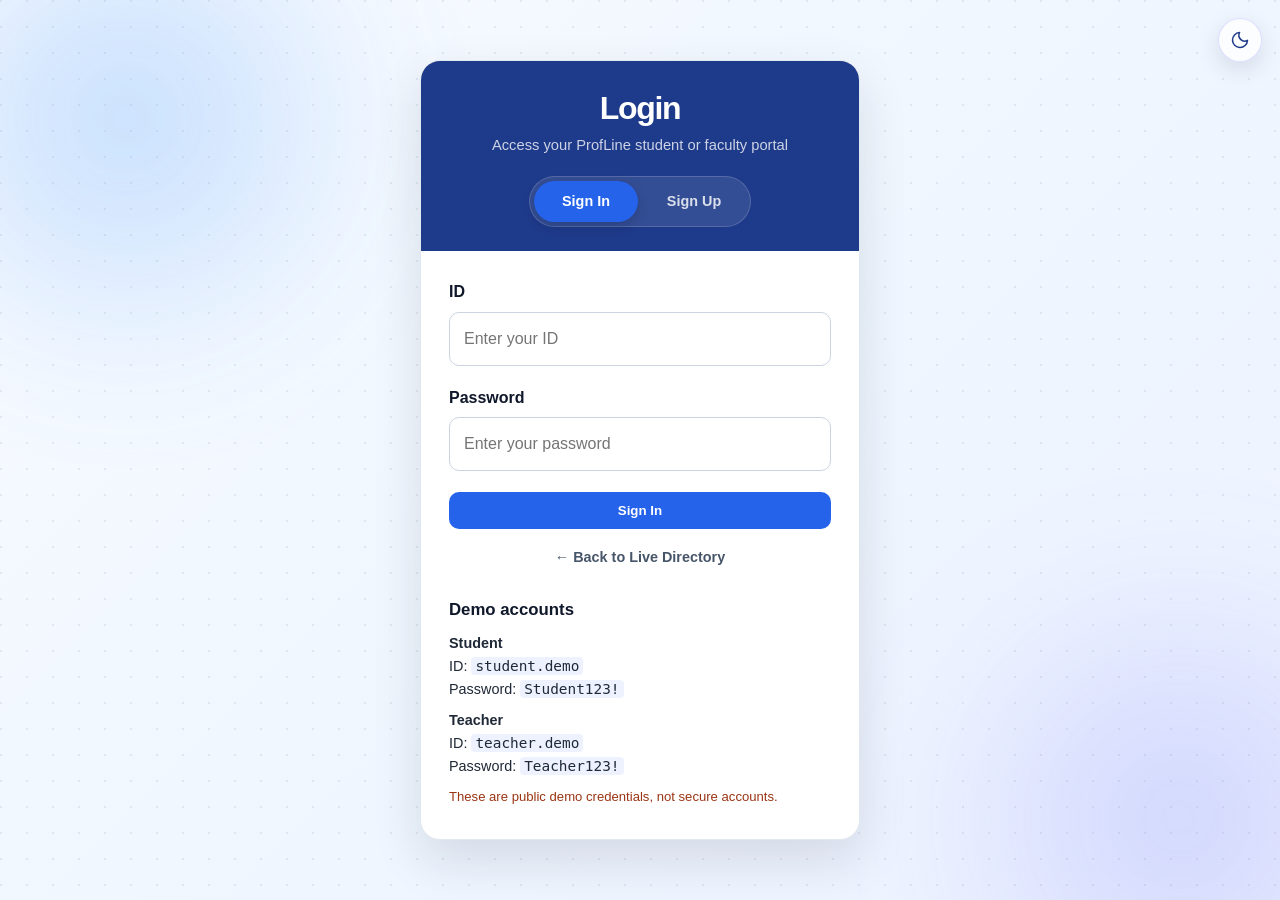
<file: login.html>
<!DOCTYPE html>
<html lang="en">
<head>
  <meta charset="UTF-8">
  <meta name="viewport" content="width=device-width, initial-scale=1.0">
  <title>ProfLine - Login</title>
  <link rel="stylesheet" href="style.css">
</head>
<body class="login-page">
  <main class="login-screen">
    <button
      class="theme-toggle icon-theme-toggle"
      type="button"
      aria-label="Toggle dark mode"
      aria-pressed="false"
    >
      <svg class="theme-icon theme-icon-moon" viewBox="0 0 24 24" fill="none" aria-hidden="true">
        <path d="M20.985 12.486A9 9 0 1 1 11.514 3.015a7 7 0 0 0 9.471 9.471Z" />
      </svg>
      <svg class="theme-icon theme-icon-sun" viewBox="0 0 24 24" fill="none" aria-hidden="true">
        <circle cx="12" cy="12" r="4" />
        <path d="M12 2v2m0 16v2M4.93 4.93l1.42 1.42m11.3 11.3 1.42 1.42M2 12h2m16 0h2M4.93 19.07l1.42-1.42m11.3-11.3 1.42-1.42" />
      </svg>
    </button>
    <section class="login-panel" aria-labelledby="login-heading">
      <header class="login-card-header">
        <h1 id="login-heading">Login</h1>
        <p>Access your ProfLine student or faculty portal</p>
        <div class="auth-switch" role="group" aria-label="Sign in or sign up">
          <a class="auth-option active" href="login.html" aria-current="page">Sign In</a>
          <a class="auth-option" href="signup.html">Sign Up</a>
        </div>
      </header>

      <form class="login-form" id="demo-login-form">
        <label for="login-id">ID</label>
        <input id="login-id" type="text" autocomplete="username" placeholder="Enter your ID" required>

        <label for="login-password">Password</label>
        <input id="login-password" type="password" autocomplete="current-password" placeholder="Enter your password" required>

        <button class="btn-primary" type="submit">Sign In</button>
        <p class="login-status" id="login-status" role="status" aria-live="polite"></p>
        <a class="login-back-link" href="index.html">← Back to Live Directory</a>
      </form>
      <aside class="demo-accounts" aria-label="Demo login accounts">
        <h2>Demo accounts</h2>
        <p><strong>Student</strong><br>ID: <code>student.demo</code><br>Password: <code>Student123!</code></p>
        <p><strong>Teacher</strong><br>ID: <code>teacher.demo</code><br>Password: <code>Teacher123!</code></p>
        <p class="demo-account-warning">These are public demo credentials, not secure accounts.</p>
      </aside>
    </section>
  </main>
  <script src="script.js" defer></script>
</body>
</html>
</file>
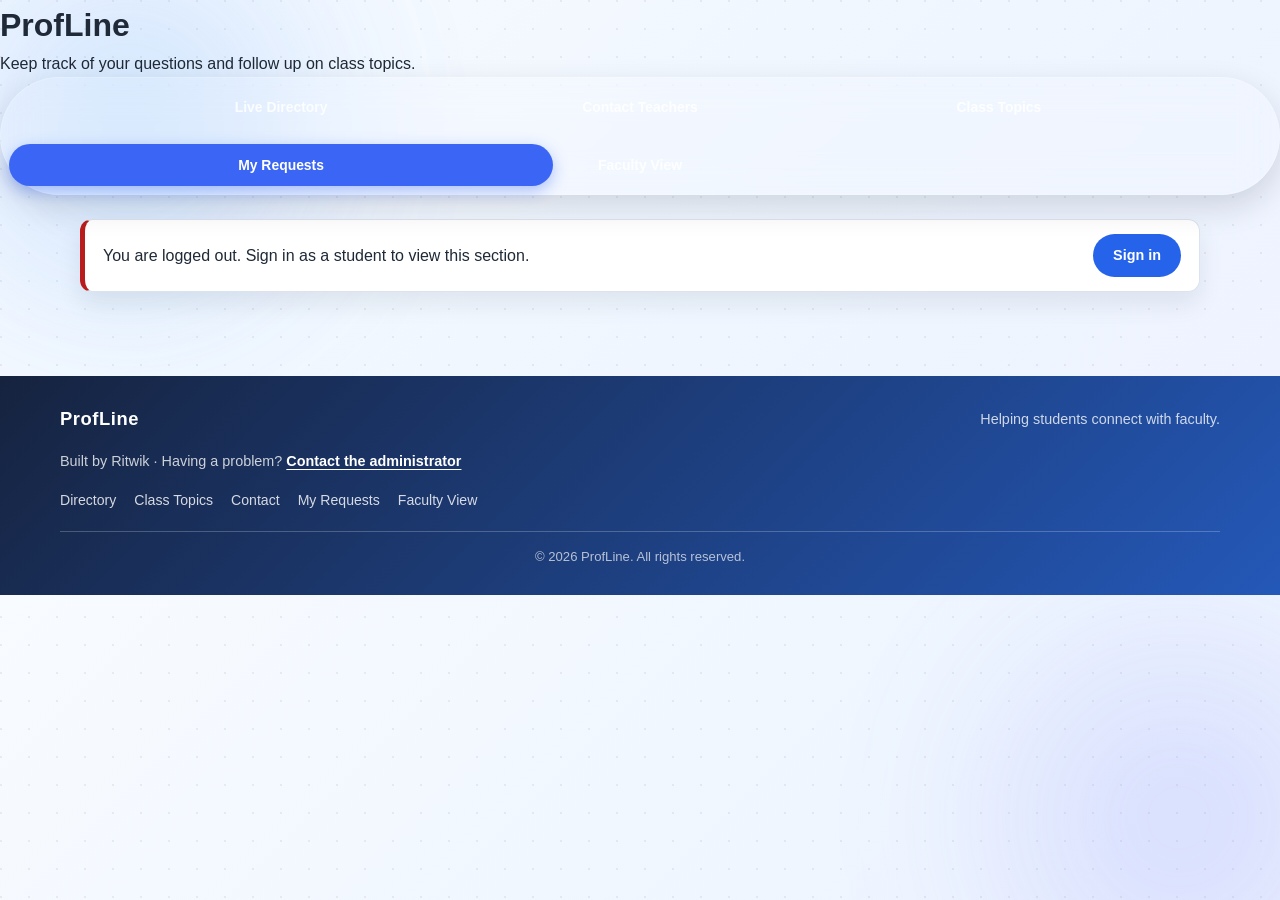
<file: requests.html>
<!DOCTYPE html>
<html lang="en">
<head>
  <meta charset="UTF-8">
  <meta name="viewport" content="width=device-width, initial-scale=1.0">
  <title>ProfLine - My Requests</title>
  <link rel="stylesheet" href="style.css">
</head>
<body>
  <header>
    <h1>ProfLine</h1>
    <p>Keep track of your questions and follow up on class topics.</p>
  </header>

  <nav class="nav-bar">
    <a href="index.html" class="nav-link">Live Directory</a>
    <a href="contact.html" class="nav-link">Contact Teachers</a>
    <a href="classtopics.html" class="nav-link">Class Topics</a>
    <a href="requests.html" class="nav-link active" aria-current="page">My Requests</a>
    <a href="faculty.html" class="nav-link">Faculty View</a>
  </nav>

  <main class="container">
    <h2>My Requests</h2>
    
    <p class="request-storage-note">Track each request’s status and read faculty replies here. Requests are saved in this browser.</p>
    <section class="request-list" id="saved-request-list" aria-label="Your doubt requests"></section>
    <p class="request-storage-note" id="saved-request-empty" role="status">You have not submitted any requests yet.</p>

    <p class="form-feedback" id="requests-feedback" role="status" aria-live="polite"></p>
    <a class="btn-primary request-link" href="index.html#doubt-form">Submit a Doubt</a>
  </main>

  <footer class="site-footer">
    <div class="site-footer-inner">
      <a class="footer-brand" href="index.html">ProfLine</a>
      <p>Helping students connect with faculty.</p>
      <p class="footer-credit">Built by Ritwik · Having a problem? <a href="mailto:19.ritwik@gmail.com">Contact the administrator</a></p>
      <nav class="footer-links" aria-label="Footer navigation">
        <a href="index.html">Directory</a>
        <a href="classtopics.html">Class Topics</a>
        <a href="contact.html">Contact</a>
        <a href="requests.html">My Requests</a>
        <a href="faculty.html">Faculty View</a>
      </nav>
      <p class="footer-copyright">© 2026 ProfLine. All rights reserved.</p>
    </div>
  </footer>

  <script src="script.js" defer></script>
</body>
</html>
</file>
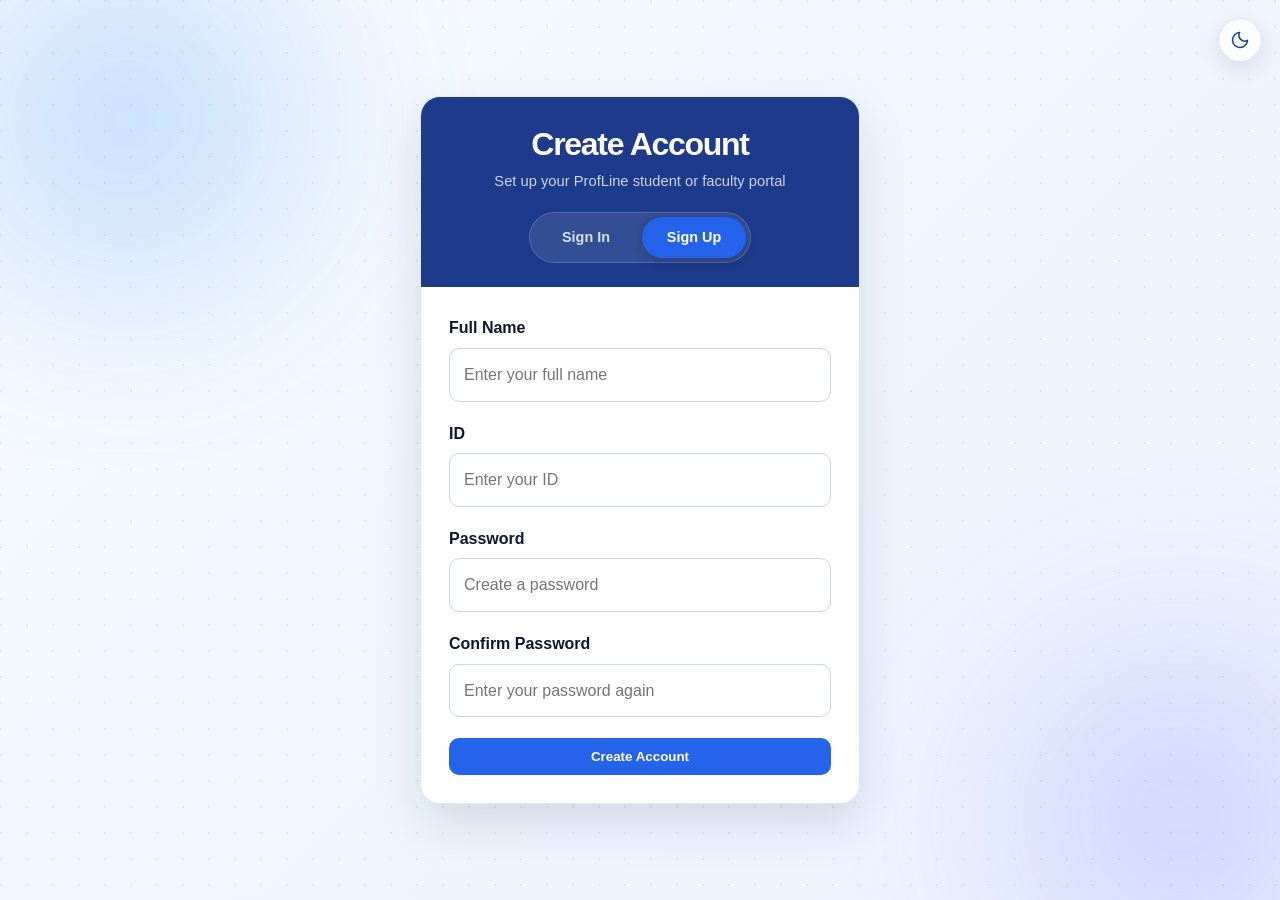
<file: signup.html>
<!DOCTYPE html>
<html lang="en">
<head>
  <meta charset="UTF-8">
  <meta name="viewport" content="width=device-width, initial-scale=1.0">
  <title>ProfLine - Sign Up</title>
  <link rel="stylesheet" href="style.css">
</head>
<body class="login-page">
  <main class="login-screen">
    <button class="theme-toggle icon-theme-toggle" type="button" aria-label="Toggle dark mode" aria-pressed="false">
      <svg class="theme-icon theme-icon-moon" viewBox="0 0 24 24" fill="none" aria-hidden="true">
        <path d="M20.985 12.486A9 9 0 1 1 11.514 3.015a7 7 0 0 0 9.471 9.471Z" />
      </svg>
      <svg class="theme-icon theme-icon-sun" viewBox="0 0 24 24" fill="none" aria-hidden="true">
        <circle cx="12" cy="12" r="4" />
        <path d="M12 2v2m0 16v2M4.93 4.93l1.42 1.42m11.3 11.3 1.42 1.42M2 12h2m16 0h2M4.93 19.07l1.42-1.42m11.3-11.3 1.42-1.42" />
      </svg>
    </button>
    <section class="login-panel" aria-labelledby="signup-heading">
      <header class="login-card-header">
        <h1 id="signup-heading">Create Account</h1>
        <p>Set up your ProfLine student or faculty portal</p>
        <div class="auth-switch" role="group" aria-label="Sign in or sign up">
          <a class="auth-option" href="login.html">Sign In</a>
          <a class="auth-option active" href="signup.html" aria-current="page">Sign Up</a>
        </div>
      </header>

      <form class="login-form" action="signup.html" method="get">
        <label for="signup-name">Full Name</label>
        <input id="signup-name" type="text" autocomplete="name" placeholder="Enter your full name">

        <label for="login-id">ID</label>
        <input id="login-id" type="text" autocomplete="username" placeholder="Enter your ID">

        <label for="login-password">Password</label>
        <input id="login-password" type="password" autocomplete="new-password" placeholder="Create a password">

        <label for="confirm-password">Confirm Password</label>
        <input id="confirm-password" type="password" autocomplete="new-password" placeholder="Enter your password again">

        <button class="btn-primary" type="submit">Create Account</button>
      </form>
    </section>
  </main>
  <script src="script.js" defer></script>
</body>
</html>
</file>
<file: style.css>
﻿/* Reset & Base Styles */
* {
  margin: 0;
  padding: 0;
  box-sizing: border-box;
}

:root {
  --navy: #0f172a;
  --blue: #2563eb;
  --blue-soft: #dbeafe;
  --card: #ffffff;
  --text: #1f2937;
  --muted: #64748b;
  --success: #16a34a;
  --shadow: 0 12px 25px rgba(15, 23, 42, 0.08);
}

body {
  font-family: "Inter", "Segoe UI", Tahoma, Geneva, Verdana, sans-serif;
  background: linear-gradient(180deg, #eef4ff 0%, #f7f7fb 100%);
  color: var(--text);
  line-height: 1.6;
}

.container {
  max-width: 1160px;
  margin: 0 auto;
  padding: 24px 20px 40px;
}

/* Hero & Navigation */
.hero-header {
  position: relative;
  isolation: isolate;
  overflow: hidden;
  padding: 18px clamp(16px, 4vw, 48px) 68px;
  color: white;
  text-align: center;
  background:
    radial-gradient(ellipse at 18% 82%, rgba(83, 121, 255, 0.24), transparent 36%),
    radial-gradient(ellipse at 84% 18%, rgba(109, 91, 255, 0.2), transparent 34%),
    linear-gradient(120deg, #0b1938 0%, #16326b 100%);
  border-radius: 0 0 24px 24px;
  box-shadow: 0 20px 48px rgba(11, 25, 56, 0.2);
}

.hero-header::before {
  position: absolute;
  z-index: 0;
  inset: 0;
  content: "";
  pointer-events: none;
  opacity: 0.1;
  background-image:
    linear-gradient(rgba(255, 255, 255, 0.45) 1px, transparent 1px),
    linear-gradient(90deg, rgba(255, 255, 255, 0.45) 1px, transparent 1px);
  background-size: 44px 44px;
}

.hero-header > * {
  position: relative;
  z-index: 1;
}

.nav-bar {
  display: grid;
  grid-template-areas: "brand links actions";
  grid-template-columns: 1fr auto 1fr;
  align-items: center;
  gap: 16px;
  width: 100%;
  max-width: 1280px;
  min-width: 0;
  margin: 0 auto;
  padding: 8px;
  overflow: visible;
  border: 1px solid rgba(255, 255, 255, 0.17);
  border-radius: 999px;
  background: rgba(255, 255, 255, 0.09);
  box-shadow: 0 12px 32px rgba(4, 12, 30, 0.14);
  -webkit-backdrop-filter: blur(18px);
  backdrop-filter: blur(18px);
}

.brand-mark {
  grid-area: brand;
  justify-self: start;
  min-width: 0;
  padding: 8px 14px;
  color: white;
  font-family: "Plus Jakarta Sans", "Inter", "Segoe UI", sans-serif;
  font-size: 1.2rem;
  font-weight: 800;
  letter-spacing: -0.045em;
  text-decoration: none;
}

.nav-links {
  grid-area: links;
  display: flex;
  align-items: center;
  justify-content: center;
  flex: 1 1 auto;
  min-width: 0;
  gap: 4px;
}

.nav-menu-toggle {
  display: none;
}

#contact-non-teaching-grid,
.contact-search-non-teaching {
  display: none;
}

#contact-faculty-grid,
.contact-search-teaching {
  display: none;
}

#contact-type-teaching:checked ~ .contact-search-teaching {
  display: block;
}

#contact-type-non-teaching:checked ~ #contact-faculty-grid,
#contact-type-non-teaching:checked ~ .contact-search-teaching {
  display: none;
}

#contact-type-teaching:checked ~ #contact-faculty-grid,
#contact-type-non-teaching:checked ~ #contact-non-teaching-grid {
  display: flex;
}

#contact-type-teaching:checked ~ .contact-search-teaching,
#contact-type-non-teaching:checked ~ .contact-search-non-teaching {
  display: block;
}

.nav-link {
  display: inline-flex;
  align-items: center;
  justify-content: center;
  min-width: 0;
  padding: 10px 13px;
  border-radius: 999px;
  color: rgba(255, 255, 255, 0.84);
  text-align: center;
  text-decoration: none;
  font-size: 0.87rem;
  font-weight: 650;
  white-space: normal;
  transition: background-color 0.2s ease, color 0.2s ease;
}

.nav-link.active {
  background: #3b66f5;
  color: white;
  box-shadow: 0 5px 16px rgba(35, 83, 235, 0.35);
}

.nav-link:hover,
.nav-link:focus-visible {
  background: rgba(255, 255, 255, 0.14);
  color: white;
}

.nav-link.active:hover,
.nav-link.active:focus-visible {
  background: #4a73ff;
}

.login-button {
  display: inline-flex;
  align-items: center;
  justify-content: center;
  padding: 10px 20px;
  border: 0;
  border-radius: 999px;
  background: white;
  color: #12234a;
  font: inherit;
  font-size: 0.9rem;
  font-weight: 750;
  cursor: pointer;
  text-decoration: none;
  transition: background-color 0.2s ease, transform 0.2s ease;
}

.nav-actions {
  grid-area: actions;
  display: flex;
  align-items: center;
  justify-self: end;
  gap: 8px; 
}

.theme-toggle {
  display: inline-flex;
  align-items: center;
  justify-content: center;
  width: 44px;
  height: 44px;
  min-height: 44px;
  padding: 0;
  border: 1px solid rgba(99, 102, 241, 0.2);
  border-radius: 50%;
  background: rgba(255, 255, 255, 0.96);
  color: #1e3a8a;
  font: inherit;
  cursor: pointer;
  box-shadow: 0 8px 22px rgba(30, 41, 59, 0.12);
  transition:
    background-color 0.2s ease,
    border-color 0.2s ease,
    box-shadow 0.2s ease,
    color 0.2s ease,
    transform 0.2s ease;
}

.theme-toggle:hover {
  border-color: rgba(99, 102, 241, 0.4);
  background: white;
  box-shadow: 0 10px 24px rgba(30, 41, 59, 0.16);
  transform: translateY(-2px);
}

.login-page .theme-toggle {
  position: fixed;
  z-index: 5;
  top: 18px;
  right: 18px;
  border-color: rgba(30, 58, 138, 0.2);
  background: rgba(255, 255, 255, 0.78);
  color: #1e3a8a;
  box-shadow: 0 4px 14px rgba(15, 23, 42, 0.08);
  -webkit-backdrop-filter: blur(8px);
  backdrop-filter: blur(8px);
}

.login-page .theme-toggle:hover {
  background: white;
}

.login-page .icon-theme-toggle {
  width: 44px;
  height: 44px;
  min-height: 44px;
  padding: 0;
  border-color: rgba(99, 102, 241, 0.2);
  border-radius: 50%;
  box-shadow: 0 8px 22px rgba(30, 41, 59, 0.12);
  transition:
    background-color 0.2s ease,
    border-color 0.2s ease,
    box-shadow 0.2s ease,
    color 0.2s ease,
    transform 0.2s ease;
}

.login-page .icon-theme-toggle:hover {
  border-color: rgba(99, 102, 241, 0.4);
  background: white;
  box-shadow: 0 10px 24px rgba(30, 41, 59, 0.16);
  transform: translateY(-2px);
}

.icon-theme-toggle .theme-icon {
  width: 20px;
  height: 20px;
  stroke: currentColor;
  stroke-linecap: round;
  stroke-linejoin: round;
  stroke-width: 1.8;
}

.icon-theme-toggle .theme-icon-sun {
  display: none;
}

.icon-theme-toggle[aria-pressed="true"] .theme-icon-moon {
  display: none;
}

.icon-theme-toggle[aria-pressed="true"] .theme-icon-sun {
  display: block;
}

.login-button:hover {
  background: #eaf0ff;
  transform: translateY(-1px);
}

.login-button[aria-current="page"] {
  background: #eaf0ff;
  color: #204ad1;
}

.login-page {
  position: relative;
  isolation: isolate;
  display: flex;
  min-height: 100vh;
  flex-direction: column;
  background-color: #f8fafc;
  background-image:
    radial-gradient(circle at 1px 1px, rgba(71, 85, 105, 0.1) 1px, transparent 1.2px),
    linear-gradient(135deg, #f8fbff 0%, #eff6ff 55%, #eef2ff 100%);
  background-size: 26px 26px, auto;
  transition: background-color 0.35s ease, color 0.35s ease;
}

.login-page::before,
.login-page::after {
  position: fixed;
  z-index: -1;
  width: min(48vw, 560px);
  min-width: 280px;
  aspect-ratio: 1;
  border-radius: 50%;
  content: "";
  filter: blur(72px);
  pointer-events: none;
  transition: opacity 0.35s ease;
}

.login-page::before {
  top: -18vh;
  left: -12vw;
  background: radial-gradient(circle, rgba(96, 165, 250, 0.52), rgba(96, 165, 250, 0) 68%);
  opacity: 0.72;
}

.login-page::after {
  right: -14vw;
  bottom: -22vh;
  background: radial-gradient(circle, rgba(129, 140, 248, 0.48), rgba(129, 140, 248, 0) 68%);
  opacity: 0.68;
}

.login-screen {
  display: grid;
  flex: 1;
  place-items: center;
  padding: 28px 18px;
}

.login-panel {
  width: min(100%, 440px);
  overflow: hidden;
  border: 1px solid #e2e8f0;
  border-radius: 20px;
  background: white;
  box-shadow: 0 20px 50px rgba(15, 23, 42, 0.12);
}

.login-card-header {
  padding: 28px 28px 24px;
  background: #1e3a8a;
  color: white;
  text-align: center;
}

.login-card-header h1 {
  margin-bottom: 7px;
  color: white;
  font-family: "Plus Jakarta Sans", "Inter", "Segoe UI", sans-serif;
  font-size: 2rem;
  font-weight: 800;
  letter-spacing: -0.04em;
  line-height: 1.2;
}

.login-card-header p {
  color: rgba(255, 255, 255, 0.78);
  font-size: 0.92rem;
  line-height: 1.5;
}

.auth-switch {
  display: inline-flex;
  gap: 4px;
  margin-top: 20px;
  padding: 4px;
  border: 1px solid rgba(255, 255, 255, 0.16);
  border-radius: 999px;
  background: rgba(255, 255, 255, 0.1);
}

.auth-option {
  display: inline-flex;
  align-items: center;
  justify-content: center;
  min-width: 104px;
  padding: 9px 16px;
  border: 0;
  border-radius: 999px;
  background: transparent;
  color: rgba(255, 255, 255, 0.82);
  text-decoration: none;
  font: inherit;
  font-size: 0.9rem;
  font-weight: 700;
  transition: background-color 0.2s ease, color 0.2s ease;
}

.auth-option.active {
  background: #2563eb;
  color: white;
  box-shadow: 0 4px 12px rgba(9, 20, 52, 0.2);
}

.auth-option:focus-visible,
.password-toggle:focus-visible {
  outline: 3px solid rgba(96, 165, 250, 0.75);
  outline-offset: 2px;
}

.login-form label {
  display: block;
  margin-bottom: 7px;
  color: var(--navy);
  font-weight: 700;
}

.login-form {
  padding: 28px;
}

.login-form input {
  width: 100%;
  margin-bottom: 19px;
  padding: 13px 14px;
  border: 1px solid #cbd5e1;
  border-radius: 10px;
  background: white;
  color: var(--text);
  font: inherit;
  transition: border-color 0.18s ease, box-shadow 0.18s ease;
}

.login-form input:focus-visible {
  border-color: #2563eb;
  outline: none;
  box-shadow: 0 0 0 3px rgba(37, 99, 235, 0.12);
}

.login-status,
.request-submit-status,
.request-action-status {
  color: #166534;
  font-weight: 650;
}

.login-status:empty,
.request-submit-status:empty,
.request-action-status:empty {
  display: none;
}

.login-status.is-error,
.request-submit-status.is-error,
.request-action-status.is-error {
  color: #b91c1c;
}

.request-submit-status {
  margin-top: 12px;
}

.demo-accounts {
  padding: 0 28px 24px;
  color: var(--text);
  font-size: 0.9rem;
}

.demo-accounts h2 {
  margin-bottom: 8px;
  color: var(--navy);
  font-size: 1.05rem;
}

.demo-accounts p {
  margin: 8px 0;
}

.demo-account-warning {
  color: #9a3412;
  font-size: 0.82rem;
}

.demo-accounts code {
  padding: 1px 4px;
  border-radius: 4px;
  background: #eef2ff;
}

.password-field {
  position: relative;
  margin-bottom: 19px;
}

.password-field input {
  margin-bottom: 0;
  padding-right: 54px;
}

.password-toggle {
  position: absolute;
  top: 50%;
  right: 9px;
  display: grid;
  width: 36px;
  height: 36px;
  place-items: center;
  transform: translateY(-50%);
  border: 0;
  border-radius: 8px;
  background: transparent;
  color: #64748b;
  cursor: pointer;
}

.password-toggle:hover {
  background: #eff6ff;
  color: #2563eb;
}

.eye-icon {
  position: relative;
  display: block;
  width: 20px;
  height: 20px;
}

.eye-icon::before {
  position: absolute;
  top: 4px;
  left: 2px;
  width: 15px;
  height: 10px;
  border: 1.8px solid currentColor;
  border-radius: 80% 20%;
  content: "";
  transform: rotate(45deg);
}

.eye-icon::after {
  position: absolute;
  top: 8px;
  left: 8px;
  width: 4px;
  height: 4px;
  border-radius: 50%;
  background: currentColor;
  content: "";
}

.password-toggle:not([aria-pressed="true"]) .eye-icon {
  background: linear-gradient(135deg, transparent 46%, currentColor 47% 54%, transparent 55%);
}

.login-form .btn-primary {
  margin-top: 2px;
  background: #2563eb;
  transition: background-color 0.2s ease, box-shadow 0.2s ease, transform 0.2s ease;
}

.login-form .btn-primary:hover {
  background: #1d4ed8;
  box-shadow: 0 9px 18px rgba(37, 99, 235, 0.2);
  transform: translateY(-2px);
}

.login-back-link {
  display: block;
  margin-top: 17px;
  color: #475569;
  font-size: 0.9rem;
  font-weight: 600;
  text-align: center;
  text-decoration: none;
}

.login-back-link:hover {
  color: #2563eb;
  text-decoration: underline;
}

.hero-content {
  max-width: 880px;
  margin: 68px auto 0;
}

.live-badge {
  display: inline-flex;
  align-items: center;
  gap: 9px;
  padding: 8px 14px;
  border: 1px solid rgba(110, 231, 183, 0.24);
  border-radius: 999px;
  background: rgba(16, 185, 129, 0.12);
  color: rgba(225, 255, 243, 0.94);
  font-size: 0.82rem;
  font-weight: 650;
  letter-spacing: 0.015em;
}

.live-dot {
  width: 8px;
  height: 8px;
  flex: 0 0 8px;
  border-radius: 50%;
  background: #4ade80;
  box-shadow: 0 0 12px rgba(74, 222, 128, 0.85);
  animation: live-pulse 1.8s ease-in-out infinite;
}

.hero-title {
  margin: 22px 0 12px;
  color: #fff;
  font-family: "Plus Jakarta Sans", "Inter", "Segoe UI", sans-serif;
  font-size: clamp(2.5rem, 5.3vw, 4.4rem);
  font-weight: 800;
  letter-spacing: -0.06em;
  line-height: 1.08;
}

.hero-content > p {
  max-width: 680px;
  margin: 0 auto;
  color: rgba(255, 255, 255, 0.8);
  font-size: clamp(1rem, 1.5vw, 1.15rem);
  line-height: 1.75;
}

@keyframes live-pulse {
  50% {
    opacity: 0.7;
    box-shadow: 0 0 5px rgba(74, 222, 128, 0.45);
  }
}

.nav-link:focus-visible,
.filter-btn:focus-visible,
.btn-primary:focus-visible,
a:focus-visible,
.login-button:focus-visible,
.theme-toggle:focus-visible,
summary:focus-visible {
  outline: 3px solid rgba(37, 99, 235, 0.45);
  outline-offset: 3px;
}

.status-strip {
  display: grid;
  grid-template-columns: repeat(4, minmax(150px, 1fr));
  gap: 16px;
  max-width: 1000px;
  margin: 28px auto 20px;
}

.status-item {
  background: rgba(255, 255, 255, 0.9);
  border: 1px solid rgba(148, 163, 184, 0.2);
  border-radius: 18px;
  padding: 18px 16px;
  text-align: center;
  box-shadow: var(--shadow);
  cursor: pointer;
  font: inherit;
  transition: transform 0.2s ease, box-shadow 0.2s ease;
}

.status-item:hover {
  transform: translateY(-3px);
  box-shadow: 0 16px 28px rgba(15, 23, 42, 0.16);
}

.status-item:focus-visible {
  outline: 3px solid rgba(37, 99, 235, 0.35);
  outline-offset: 3px;
}

.status-number {
  display: block;
  font-size: 1.9rem;
  font-weight: 800;
  color: var(--navy);
  line-height: 1;
  margin-bottom: 6px;
}

.status-item span:last-child {
  color: var(--muted);
  font-size: 0.9rem;
  font-weight: 600;
}

.status-item:first-child {
  border-top: 4px solid var(--success);
}

.status-item:nth-child(2) {
  border-top: 4px solid #f59e0b;
}

.status-item:nth-child(3) {
  border-top: 4px solid #7c3aed;
}

.status-item:last-child {
  border-top: 4px solid var(--blue);
}

.filter-input {
  position: absolute;
  opacity: 0;
  pointer-events: none;
}

.faculty-type-switch {
  display: flex;
  width: min(100%, 460px);
  margin: 24px auto 28px;
  padding: 5px;
  border: 1px solid rgba(148, 163, 184, 0.3);
  border-radius: 999px;
  background: #e8eefb;
}

.faculty-type-switch label {
  flex: 1;
  padding: 12px 16px;
  border-radius: 999px;
  color: var(--navy);
  font-weight: 700;
  text-align: center;
  cursor: pointer;
  transition: background 0.2s ease, color 0.2s ease;
}

#faculty-type-teaching:checked ~ .faculty-type-switch label[for="faculty-type-teaching"],
#faculty-type-non-teaching:checked ~ .faculty-type-switch label[for="faculty-type-non-teaching"],
#contact-type-teaching:checked ~ .faculty-type-switch label[for="contact-type-teaching"],
#contact-type-non-teaching:checked ~ .faculty-type-switch label[for="contact-type-non-teaching"] {
  background: #2563eb;
  color: white;
  box-shadow: 0 3px 10px rgba(37, 99, 235, 0.22);
}

#faculty-type-teaching:focus-visible ~ .faculty-type-switch label[for="faculty-type-teaching"],
#faculty-type-non-teaching:focus-visible ~ .faculty-type-switch label[for="faculty-type-non-teaching"] {
  outline: 3px solid rgba(37, 99, 235, 0.4);
  outline-offset: 2px;
}

.dept-filters,
.availability-filters {
  display: flex;
  justify-content: center;
  gap: 10px;
  margin: 18px 0 12px;
  flex-wrap: wrap;
}

.filter-btn {
  display: inline-flex;
  align-items: center;
  justify-content: center;
  padding: 9px 16px;
  background: white;
  border: 1px solid rgba(148, 163, 184, 0.3);
  border-radius: 999px;
  color: var(--navy);
  font-weight: 700;
  cursor: pointer;
  user-select: none;
  transition: all 0.2s ease;
  box-shadow: 0 4px 12px rgba(15, 23, 42, 0.04);
}

.filter-btn:hover {
  border-color: rgba(15, 23, 42, 0.2);
  color: var(--navy);
  background: white;
}

#filter-all:checked ~ .dept-filters label[for="filter-all"],
#filter-maths:checked ~ .dept-filters label[for="filter-maths"],
#filter-english:checked ~ .dept-filters label[for="filter-english"],
#filter-cp:checked ~ .dept-filters label[for="filter-cp"],
#filter-physics:checked ~ .dept-filters label[for="filter-physics"],
#filter-eee:checked ~ .dept-filters label[for="filter-eee"],
#filter-web-design:checked ~ .dept-filters label[for="filter-web-design"],
#availability-all:checked ~ .availability-filters label[for="availability-all"],
#availability-now:checked ~ .availability-filters label[for="availability-now"],
#availability-later:checked ~ .availability-filters label[for="availability-later"] {
  background: var(--filter-active-background, white);
  border-color: var(--filter-active-border, rgba(15, 23, 42, 0.12));
  color: var(--navy);
}

#filter-maths:checked ~ .faculty-grid .faculty-card:not([data-dept="maths"]),
#filter-english:checked ~ .faculty-grid .faculty-card:not([data-dept="english"]),
#filter-cp:checked ~ .faculty-grid .faculty-card:not([data-dept="cp"]),
#filter-physics:checked ~ .faculty-grid .faculty-card:not([data-dept="physics"]),
#filter-eee:checked ~ .faculty-grid .faculty-card:not([data-dept="eee"]),
#filter-web-design:checked ~ .faculty-grid .faculty-card:not([data-dept="web-design"]) {
  display: none;
}

#availability-now:checked ~ .faculty-grid .faculty-card:not(.available-now),
#availability-later:checked ~ .faculty-grid .faculty-card:not(.available-later) {
  display: none;
}

.faculty-search {
  max-width: 520px;
  margin: 22px auto;
}

.faculty-search label {
  display: block;
  margin-bottom: 6px;
  color: var(--navy);
  font-weight: 700;
}

.faculty-search-input {
  width: 100%;
  padding: 11px 14px;
  border: 1px solid rgba(148, 163, 184, 0.5);
  border-radius: 10px;
  background: white;
  color: var(--text);
  font: inherit;
}

.faculty-search-input:focus-visible {
  outline: 3px solid rgba(37, 99, 235, 0.35);
  outline-offset: 2px;
}

.faculty-search-status {
  min-height: 1.5em;
  margin-top: 5px;
  color: var(--muted);
  font-size: 0.9rem;
}

.faculty-card.search-hidden {
  display: none;
}

/* Faculty Cards Grid */
.faculty-grid {
  display: flex;
  flex-wrap: wrap;
  gap: 18px;
  margin-top: 20px;
}

.faculty-card {
  background: linear-gradient(180deg, rgba(255,255,255,0.98), rgba(248,250,252,1));
  border: 1px solid rgba(148, 163, 184, 0.2);
  border-radius: 18px;
  padding: 18px 18px 16px;
  width: 280px;
  flex-grow: 1;
  min-height: 220px;
  box-shadow: var(--shadow);
}

.card-header {
  display: flex;
  align-items: center;
  gap: 12px;
  margin-bottom: 10px;
}

.avatar {
  width: 48px;
  height: 48px;
  border-radius: 50%;
  background: linear-gradient(135deg, var(--blue) 0%, #7c3aed 100%);
  color: white;
  display: flex;
  align-items: center;
  justify-content: center;
  font-weight: 800;
  font-size: 0.8rem;
  box-shadow: inset 0 2px 4px rgba(255,255,255,0.2);
}

/* Department Avatar Colors */
.faculty-card[data-dept="maths"] .avatar,
.topic-item.maths .avatar { background: linear-gradient(135deg, #f97316, #ef4444); }
.faculty-card[data-dept="english"] .avatar,
.topic-item.english .avatar { background: linear-gradient(135deg, #f59e0b, #f97316); }
.faculty-card[data-dept="cp"] .avatar,
.topic-item.programming .avatar { background: linear-gradient(135deg, #22c55e, #16a34a); }
.faculty-card[data-dept="physics"] .avatar,
.topic-item.physics .avatar { background: linear-gradient(135deg, #06b6d4, #3b82f6); }
.faculty-card[data-dept="eee"] .avatar,
.topic-item.eee .avatar { background: linear-gradient(135deg, #8b5cf6, #6366f1); }
.faculty-card[data-dept="web-design"] .avatar { background: linear-gradient(135deg, #ec4899, #8b5cf6); }

/* Status Badges & Links */
.badge {
  display: inline-block;
  padding: 5px 10px;
  border-radius: 999px;
  font-size: 11px;
  font-weight: 700;
  letter-spacing: 0.02em;
}

.badge.free { background: #dcfce7; color: #166534; }
.badge.busy { background: #fee2e2; color: #991b1b; }
.badge.dept { background: var(--blue-soft); color: var(--blue); }

.faculty-card a:not(.btn-primary) {
  color: var(--blue);
  text-decoration: none;
}

.faculty-card a:not(.btn-primary):hover {
  text-decoration: underline;
}

.btn-primary {
  display: block;
  width: 100%;
  padding: 11px 14px;
  background: #2357d6;
  color: white;
  border: none;
  border-radius: 10px;
  text-align: center;
  margin-top: 14px;
  cursor: pointer;
  font-weight: 700;
  text-decoration: none;
}

.btn-primary:hover {
  color: white;
  text-decoration: none;
  background: #1d4ed8;
}

/* Form & Miscellaneous */
details {
  background-color: rgba(248, 250, 252, 0.9);
  border: 1px solid #e2e8f0;
  padding: 10px 12px;
  border-radius: 10px;
  margin: 12px 0;
}

summary {
  cursor: pointer;
  font-weight: 600;
  color: var(--navy);
}

.doubt-form-panel {
  background: rgba(255,255,255,0.95);
  border: 1px solid rgba(148, 163, 184, 0.22);
  border-radius: 18px;
  padding: 24px;
  margin-top: 28px;
  box-shadow: var(--shadow);
}

.doubt-form-panel h2 {
  margin-bottom: 14px;
  color: var(--navy);
}

.request-fields label {
  display: block;
  margin-bottom: 10px;
  font-weight: 700;
  color: var(--navy);
}

.request-fields input,
.request-fields textarea,
.request-fields select {
  width: 100%;
  padding: 10px 12px;
  margin-top: 5px;
  border: 1px solid #dbe3ef;
  border-radius: 10px;
  background: #f8fafc;
  font: inherit;
  transition: border-color 0.2s ease, box-shadow 0.2s ease;
}

.request-fields input:focus,
.request-fields textarea:focus,
.request-fields select:focus {
  outline: none;
  border-color: rgba(59, 130, 246, 0.7);
  box-shadow: 0 0 0 4px rgba(59, 130, 246, 0.09);
}

.form-feedback {
  min-height: 1.5em;
  margin-top: 10px;
  color: var(--muted);
}

.form-feedback.success {
  color: #166534;
}

.form-feedback.error {
  color: #b91c1c;
}

.submitted-doubt-notice {
  margin-top: 12px;
  padding: 12px 14px;
  border: 1px solid;
  border-radius: 12px;
}

.submitted-doubt-notice.available {
  border-color: #86efac;
  background: #f0fdf4;
  color: #166534;
}

.submitted-doubt-notice.unavailable {
  border-color: #fcd34d;
  background: #fffbeb;
  color: #92400e;
}

.submitted-doubt-notice p {
  margin: 6px 0 0;
  overflow-wrap: anywhere;
  white-space: pre-wrap;
}

h2 {
  color: var(--navy);
}

/* Section Topics */
.section-list {
  display: grid;
  grid-template-columns: repeat(2, minmax(0, 1fr));
  gap: 18px;
}

.section-card {
  padding: 20px;
  background: var(--card);
  border: 1px solid rgba(148, 163, 184, 0.22);
  border-radius: 18px;
  box-shadow: var(--shadow);
}

.section-card h3 {
  margin-bottom: 10px;
  color: var(--navy);
}

.topic-list {
  display: grid;
  gap: 10px;
  list-style: none;
}

.topic-item {
  display: flex;
  align-items: center;
  gap: 12px;
  padding: 12px;
  background: #fbfcfa;
  border: 1px solid #edf1ec;
  border-radius: 12px;
}

.topic-item > div {
  min-width: 0;
}

.topic-item .avatar {
  width: 42px;
  height: 42px;
  flex: 0 0 42px;
  font-size: 0.7rem;
}

.topic-item.web-design .avatar { background: linear-gradient(135deg, #7c3aed, #2563eb); }

.topic-heading {
  display: flex;
  align-items: center;
  flex-wrap: wrap;
  gap: 8px;
}

.topic-heading a,
.container > p a {
  color: var(--blue);
  font-weight: 700;
  text-decoration: none;
}

.topic-heading a {
  overflow-wrap: anywhere;
}

.topic-heading a:hover,
.container > p a:hover {
  text-decoration: underline;
}

.subject-badge {
  padding: 3px 8px;
  border-radius: 999px;
  font-size: 0.68rem;
  font-weight: 800;
  letter-spacing: 0.04em;
}

.topic-item.maths .subject-badge { background: #ffedd5; color: #c2410c; }
.topic-item.eee .subject-badge { background: #ede9fe; color: #6d28d9; }
.topic-item.english .subject-badge { background: #fef3c7; color: #b45309; }
.topic-item.programming .subject-badge { background: #dcfce7; color: #15803d; }
.topic-item.physics .subject-badge { background: #cffafe; color: #0369a1; }
.topic-item.web-design .subject-badge { background: #dbeafe; color: #1d4ed8; }

.topic-item p {
  margin-top: 4px;
  color: var(--muted);
  font-size: 0.88rem;
}

.topic-item p strong {
  color: var(--navy);
}

.request-list {
  display: grid;
  gap: 16px;
  max-width: 900px;
}

.request-card {
  padding: 22px 24px;
  background: var(--card);
  border: 1px solid #dbe3ef;
  border-left: 5px solid var(--blue);
  border-radius: 12px;
  box-shadow: var(--shadow);
}

.request-card h3 {
  margin-bottom: 12px;
  color: var(--navy);
}

.request-card p {
  margin: 8px 0;
}

.request-card strong {
  color: var(--navy);
}

.request-storage-note {
  margin: 8px 0 20px;
  color: var(--muted);
}

.request-actions,
.request-edit-panel {
  display: grid;
  justify-items: start;
  gap: 10px;
  margin-top: 14px;
}

.request-edit-panel {
  width: 100%;
  max-width: 520px;
}

.request-edit-panel[hidden] {
  display: none;
}

.request-edit-panel label {
  display: grid;
  width: 100%;
  gap: 5px;
  font-weight: 700;
}

.request-edit-panel select,
.request-edit-panel textarea {
  width: 100%;
  padding: 10px 12px;
  border: 1px solid #cbd5e1;
  border-radius: 8px;
  background: white;
  color: var(--text);
  font: inherit;
}

.request-action-button,
.request-cancel-button {
  padding: 9px 14px;
  border: 0;
  border-radius: 8px;
  color: white;
  font: inherit;
  font-weight: 700;
  cursor: pointer;
}

.request-action-button {
  background: var(--blue);
}

.request-cancel-button {
  background: #b91c1c;
}

.request-action-button:focus-visible,
.request-cancel-button:focus-visible {
  outline: 3px solid rgba(37, 99, 235, 0.45);
  outline-offset: 3px;
}

.request-status {
  display: inline-block;
  padding: 5px 10px;
  border-radius: 8px;
  font-size: 0.9rem;
  font-weight: 700;
}

.request-status.submitted,
.faculty-request-status.submitted {
  background: #dcfce7;
  color: #166534;
}

.request-status.in-progress,
.faculty-request-status.in-progress {
  background: #dbeafe;
  color: #1d4ed8;
}

.request-status.answered,
.faculty-request-status.answered {
  background: #ede9fe;
  color: #6d28d9;
}

.request-status.cancelled,
.faculty-request-status.cancelled {
  background: #e2e8f0;
  color: #475569;
}

.account-status {
  display: flex;
  align-items: center;
  justify-content: space-between;
  gap: 16px;
  margin-bottom: 20px;
  padding: 14px 18px;
  border: 1px solid #dbe3ef;
  border-left: 5px solid #b91c1c;
  border-radius: 12px;
  background: var(--card);
  box-shadow: var(--shadow);
}

.account-status p {
  margin: 0;
}

.account-status.is-signed-in {
  border-left-color: var(--success);
}

.account-status .login-button {
  flex: 0 0 auto;
  background: var(--blue);
  color: white;
}

.account-status .login-button:hover {
  background: #1d4ed8;
}

.request-link {
  display: inline-block;
  margin-top: 16px;
}

.request-response {
  margin-top: 12px !important;
  padding: 12px;
  border-left: 3px solid var(--blue);
  border-radius: 6px;
  background: #eff6ff;
}

.request-response strong {
  color: var(--navy);
}

.faculty-workspace {
  max-width: 1080px;
}

.faculty-workspace-heading {
  display: flex;
  align-items: flex-end;
  justify-content: space-between;
  gap: 20px;
  margin-bottom: 28px;
}

.faculty-eyebrow {
  margin-bottom: 8px;
  color: var(--blue);
  font-size: 0.76rem;
  font-weight: 800;
  letter-spacing: 0.12em;
}

.faculty-workspace-heading h2 {
  color: var(--navy);
  font-size: clamp(1.8rem, 4vw, 2.5rem);
  line-height: 1.15;
}

.faculty-dashboard-intro {
  margin-top: 8px;
  color: var(--muted);
}

.faculty-action-link {
  display: inline-flex;
  flex: 0 0 auto;
  align-items: center;
  min-height: 42px;
  padding: 0 16px;
  border: 1px solid #cbd5e1;
  border-radius: 10px;
  background: white;
  color: var(--navy);
  font-weight: 700;
  text-decoration: none;
}

.faculty-action-link:hover {
  border-color: var(--blue);
  color: var(--blue);
}

.faculty-summary {
  display: grid;
  grid-template-columns: minmax(190px, 0.7fr) 1.3fr;
  gap: 16px;
  margin-bottom: 24px;
}

.faculty-summary-card,
.faculty-storage-note,
.faculty-inbox {
  border: 1px solid #e2e8f0;
  border-radius: 16px;
  background: white;
  box-shadow: var(--shadow);
}

.faculty-summary-card {
  display: grid;
  align-content: center;
  gap: 5px;
  min-height: 150px;
  padding: 22px;
}

.faculty-summary-label {
  color: var(--muted);
  font-size: 0.92rem;
  font-weight: 700;
}

.faculty-summary-card strong {
  color: var(--navy);
  font-size: 2.6rem;
  line-height: 1.1;
}

.faculty-summary-card > span:last-child {
  color: var(--muted);
  font-size: 0.82rem;
}

.faculty-storage-note {
  align-self: stretch;
  padding: 22px;
  border-left: 4px solid var(--blue);
  box-shadow: none;
}

.faculty-storage-note strong {
  color: var(--navy);
}

.faculty-storage-note p {
  max-width: 620px;
  margin-top: 6px;
  color: var(--muted);
  font-size: 0.92rem;
}

.faculty-inbox {
  padding: 24px;
}

.faculty-availability-panel {
  margin-bottom: 24px;
  padding: 24px;
  border: 1px solid #e2e8f0;
  border-radius: 16px;
  background: white;
  box-shadow: var(--shadow);
}

.faculty-availability-controls {
  display: grid;
  grid-template-columns: repeat(2, minmax(0, 1fr)) auto;
  align-items: end;
  gap: 14px;
}

.faculty-availability-controls label {
  display: grid;
  gap: 6px;
  color: var(--navy);
  font-weight: 700;
}

.faculty-availability-controls select {
  width: 100%;
  min-height: 44px;
  padding: 9px 12px;
  border: 1px solid #cbd5e1;
  border-radius: 9px;
  background: white;
  color: var(--text);
  font: inherit;
}

.faculty-availability-controls select:focus-visible {
  outline: 3px solid rgba(37, 99, 235, 0.3);
  outline-offset: 2px;
}

.faculty-availability-controls button:disabled,
.faculty-availability-controls select:disabled {
  cursor: not-allowed;
  opacity: 0.6;
}

.faculty-availability-note {
  margin-top: 14px;
  color: var(--muted);
  font-size: 0.88rem;
}

.faculty-inbox-heading {
  display: flex;
  align-items: center;
  justify-content: space-between;
  gap: 12px;
  margin-bottom: 18px;
}

.faculty-inbox-heading h2 {
  color: var(--navy);
  font-size: 1.35rem;
}

.faculty-inbox-heading p {
  margin-top: 3px;
  color: var(--muted);
  font-size: 0.9rem;
}

.faculty-inbox-tag {
  padding: 5px 9px;
  border-radius: 7px;
  background: var(--blue-soft);
  color: var(--blue);
  font-size: 0.7rem;
  font-weight: 800;
  letter-spacing: 0.08em;
}

.faculty-request-list {
  display: grid;
  gap: 12px;
}

.faculty-request-card {
  padding: 18px;
  border: 1px solid #e2e8f0;
  border-radius: 12px;
  background: #fbfdff;
}

.faculty-request-topline {
  display: flex;
  align-items: center;
  justify-content: space-between;
  gap: 12px;
  margin-bottom: 10px;
}

.faculty-request-number {
  color: var(--muted);
  font-size: 0.72rem;
  font-weight: 800;
  letter-spacing: 0.08em;
}

.faculty-request-status {
  padding: 4px 9px;
  border-radius: 999px;
  background: #dcfce7;
  color: #166534;
  font-size: 0.76rem;
  font-weight: 800;
}

.faculty-request-card h3 {
  color: var(--navy);
  font-size: 1.08rem;
}

.faculty-request-details,
.faculty-request-date {
  color: var(--muted);
  font-size: 0.86rem;
}

.faculty-request-doubt-label {
  margin-top: 16px;
  color: var(--navy);
  font-size: 0.8rem;
  font-weight: 800;
}

.faculty-request-doubt {
  margin-top: 3px;
  color: var(--text);
  overflow-wrap: anywhere;
}

.faculty-request-date {
  margin-top: 14px;
  font-size: 0.78rem;
}

.faculty-request-controls {
  display: grid;
  gap: 12px;
  margin-top: 18px;
  padding-top: 16px;
  border-top: 1px solid #e2e8f0;
}

.faculty-request-controls label {
  display: grid;
  gap: 6px;
  color: var(--navy);
  font-size: 0.84rem;
  font-weight: 700;
}

.faculty-request-controls select,
.faculty-request-controls textarea {
  width: 100%;
  padding: 10px 12px;
  border: 1px solid #cbd5e1;
  border-radius: 8px;
  background: white;
  color: var(--text);
  font: inherit;
}

.faculty-request-controls textarea {
  resize: vertical;
}

.faculty-request-controls select:focus-visible,
.faculty-request-controls textarea:focus-visible,
.faculty-request-save:focus-visible {
  outline: 3px solid rgba(37, 99, 235, 0.35);
  outline-offset: 2px;
}

.faculty-request-save {
  justify-self: start;
  padding: 9px 14px;
  border: 0;
  border-radius: 8px;
  background: var(--blue);
  color: white;
  font: inherit;
  font-weight: 700;
  cursor: pointer;
}

.faculty-request-save:hover {
  background: #1d4ed8;
}

.faculty-empty-state {
  padding: 40px 18px;
  border: 1px dashed #cbd5e1;
  border-radius: 12px;
  background: #f8fafc;
  text-align: center;
}

.faculty-empty-icon {
  display: inline-grid;
  width: 42px;
  height: 42px;
  place-items: center;
  border-radius: 50%;
  background: var(--blue-soft);
  color: var(--blue);
  font-size: 1.5rem;
  font-weight: 800;
}

.faculty-empty-state h3 {
  margin-top: 12px;
  color: var(--navy);
}

.faculty-empty-state p {
  margin: 4px auto 12px;
  color: var(--muted);
}

.faculty-empty-state a {
  color: var(--blue);
  font-weight: 700;
  text-decoration: none;
}

.faculty-empty-state a:hover {
  text-decoration: underline;
}

.site-footer {
  margin-top: 24px;
  padding: 28px 20px;
  background: linear-gradient(135deg, #16233f 0%, #2458b8 100%);
  color: rgba(255, 255, 255, 0.78);
}

.site-footer-inner {
  display: flex;
  align-items: center;
  justify-content: space-between;
  gap: 16px 28px;
  max-width: 1160px;
  margin: 0 auto;
  flex-wrap: wrap;
}

.footer-brand {
  color: white;
  font-size: 1.15rem;
  font-weight: 800;
  letter-spacing: 0.03em;
  text-decoration: none;
}

.site-footer-inner > p {
  font-size: 0.9rem;
}

.site-footer-inner .footer-copyright {
  flex-basis: 100%;
  margin-top: 4px;
  padding-top: 14px;
  border-top: 1px solid rgba(255, 255, 255, 0.22);
  color: rgba(255, 255, 255, 0.68);
  font-size: 0.82rem;
  text-align: center;
}

.site-footer-inner .footer-credit {
  flex-basis: 100%;
}

.footer-credit a {
  color: white;
  font-weight: 700;
  text-decoration: underline;
  text-underline-offset: 3px;
}

.footer-links {
  display: flex;
  gap: 10px 18px;
  flex-wrap: wrap;
}

.footer-links a {
  color: rgba(255, 255, 255, 0.82);
  font-size: 0.88rem;
  text-decoration: none;
}

.footer-links a:hover,
.footer-links a:focus-visible {
  color: white;
  text-decoration: underline;
}

@media (max-width: 900px) {
  .nav-bar {
    grid-template-areas:
      "brand actions"
      "links links";
    grid-template-columns: 1fr 1fr;
    border-radius: 22px;
  }

  .nav-links {
    flex-wrap: wrap;
  }
}

@media (max-width: 700px) {
  .hero-header {
    padding: 14px 14px 48px;
  }

  .nav-bar {
    grid-template-areas:
      "brand menu"
      "links links"
      "actions actions";
    grid-template-columns: minmax(0, 1fr) auto;
    gap: 6px;
    padding: 7px;
    border-radius: 22px;
  }

  .brand-mark {
    grid-area: brand;
  }

  .nav-menu-toggle {
    grid-area: menu;
    display: grid;
    width: 42px;
    height: 42px;
    align-content: center;
    justify-items: center;
    gap: 5px;
    padding: 8px;
    border: 1px solid rgba(255, 255, 255, 0.22);
    border-radius: 10px;
    background: rgba(255, 255, 255, 0.1);
    cursor: pointer;
  }

  .nav-menu-toggle span {
    display: block;
    width: 21px;
    height: 2px;
    border-radius: 2px;
    background: white;
  }

  .nav-menu-toggle:focus-visible {
    outline: 3px solid rgba(96, 165, 250, 0.75);
    outline-offset: 2px;
  }

  .nav-links {
    display: grid;
    grid-area: links;
    grid-template-columns: 1fr;
    gap: 4px;
    width: 100%;
    padding-top: 4px;
  }

  .nav-bar:not(.is-open) .nav-links,
  .nav-bar:not(.is-open) .nav-actions {
    display: none;
  }

  .nav-bar.is-open .nav-links,
  .nav-bar.is-open .nav-actions {
    display: flex;
  }

  .nav-bar.is-open .nav-links {
    flex-direction: column;
    align-items: stretch;
  }

  .nav-bar.is-open .nav-actions {
    grid-area: actions;
    justify-content: flex-start;
    justify-self: stretch;
    padding: 4px 7px 7px;
  }

  .nav-link {
    justify-content: flex-start;
    width: 100%;
    padding: 8px 7px;
    font-size: 0.78rem;
  }

  .nav-link:last-child {
    grid-column: auto;
  }

  .login-button {
    padding: 9px 16px;
  }

  .theme-toggle {
    min-height: 44px;
    padding: 0;
  }

  .nav-actions {
    gap: 6px;
  }

  .hero-content {
    margin-top: 48px;
  }

  .hero-title {
    font-size: clamp(2.35rem, 10.5vw, 3.25rem);
    letter-spacing: -0.05em;
  }

  .live-badge {
    padding: 7px 11px;
    font-size: 0.72rem;
  }

  .section-list {
    grid-template-columns: 1fr;
  }

  .status-strip {
    grid-template-columns: repeat(2, minmax(0, 1fr));
  }

  .section-card,
  .request-card {
    padding: 16px;
  }

  .faculty-workspace-heading {
    align-items: flex-start;
    flex-direction: column;
  }

  .faculty-summary {
    grid-template-columns: 1fr;
  }

  .faculty-availability-panel {
    padding: 18px 14px;
  }

  .faculty-availability-controls {
    grid-template-columns: 1fr;
  }

  .faculty-summary-card {
    min-height: 125px;
  }

  .faculty-inbox {
    padding: 18px 14px;
  }
}

@media (prefers-reduced-motion: reduce) {
  .live-dot {
    animation: none;
  }

  .faculty-request-details {
    overflow-wrap: anywhere;
  }

  .site-footer-inner {
    align-items: flex-start;
    flex-direction: column;
  }
}

body.dark-mode {
  --navy: #e2e8f0;
  --blue-soft: #1e3a8a;
  --card: #172033;
  --text: #e2e8f0;
  --muted: #a0aec0;
  --filter-active-background: #263449;
  --filter-active-border: #475569;
  --shadow: 0 12px 25px rgba(0, 0, 0, 0.24);
  background: #0b1220;
  color: var(--text);
}

body:not(.login-page) {
  position: relative;
  isolation: isolate;
  background-color: #f8fafc;
  background-image:
    radial-gradient(circle at 1px 1px, rgba(71, 85, 105, 0.09) 1px, transparent 1.2px),
    linear-gradient(135deg, #f8fbff 0%, #eff6ff 55%, #eef2ff 100%);
  background-size: 28px 28px, auto;
  transition: background-color 0.35s ease, color 0.35s ease;
}

body:not(.login-page)::before,
body:not(.login-page)::after {
  position: fixed;
  z-index: -1;
  width: min(48vw, 560px);
  min-width: 280px;
  aspect-ratio: 1;
  border-radius: 50%;
  content: "";
  filter: blur(72px);
  pointer-events: none;
  transition: opacity 0.35s ease;
}

body:not(.login-page)::before {
  top: -18vh;
  left: -12vw;
  background: radial-gradient(circle, rgba(96, 165, 250, 0.42), rgba(96, 165, 250, 0) 68%);
  opacity: 0.72;
}

body:not(.login-page)::after {
  right: -14vw;
  bottom: -22vh;
  background: radial-gradient(circle, rgba(129, 140, 248, 0.38), rgba(129, 140, 248, 0) 68%);
  opacity: 0.68;
}

body.dark-mode:not(.login-page) {
  background-color: #0b1220;
  background-image:
    radial-gradient(circle at 1px 1px, rgba(148, 163, 184, 0.1) 1px, transparent 1.2px),
    linear-gradient(135deg, #0b1220 0%, #111827 55%, #171a36 100%);
  background-size: 28px 28px, auto;
}

body.dark-mode:not(.login-page)::before {
  background: radial-gradient(circle, rgba(37, 99, 235, 0.3), rgba(37, 99, 235, 0) 68%);
  opacity: 0.55;
}

body.dark-mode:not(.login-page)::after {
  background: radial-gradient(circle, rgba(99, 102, 241, 0.3), rgba(99, 102, 241, 0) 68%);
  opacity: 0.5;
}

body.dark-mode.login-page {
  background-color: #0b1220;
  background-image:
    radial-gradient(circle at 1px 1px, rgba(148, 163, 184, 0.11) 1px, transparent 1.2px),
    linear-gradient(135deg, #0b1220 0%, #111827 55%, #171a36 100%);
  background-size: 26px 26px, auto;
}

body.dark-mode.login-page::before {
  background: radial-gradient(circle, rgba(37, 99, 235, 0.36), rgba(37, 99, 235, 0) 68%);
  opacity: 0.55;
}

body.dark-mode.login-page::after {
  background: radial-gradient(circle, rgba(99, 102, 241, 0.34), rgba(99, 102, 241, 0) 68%);
  opacity: 0.5;
}

body.dark-mode .status-item {
  border-right-color: #334155;
  border-bottom-color: #334155;
  border-left-color: #334155;
  background: #172033;
}

body.dark-mode .faculty-card {
  border-color: #334155;
  background: linear-gradient(180deg, #172033, #131c2d);
}

body.dark-mode .doubt-form-panel,
body.dark-mode .section-card,
body.dark-mode .request-card,
body.dark-mode .account-status,
body.dark-mode .faculty-summary-card,
body.dark-mode .faculty-storage-note,
body.dark-mode .faculty-availability-panel,
body.dark-mode .faculty-inbox,
body.dark-mode .faculty-request-card,
body.dark-mode .faculty-empty-state,
body.dark-mode .login-panel {
  border-color: #334155;
  background: #172033;
  box-shadow: var(--shadow);
}

body.dark-mode .faculty-availability-controls select {
  border-color: #475569;
  background: #111827;
  color: var(--text);
}

body.dark-mode .faculty-storage-note {
  border-left-color: var(--blue);
}

body.dark-mode .request-card {
  border-left-color: var(--blue);
}

body.dark-mode .account-status {
  border-left-color: #f87171;
}

body.dark-mode .account-status.is-signed-in {
  border-left-color: #4ade80;
}

body.dark-mode .account-status .login-button {
  background: var(--blue);
  color: white;
}

body.dark-mode .faculty-empty-state {
  border-style: dashed;
}

body.dark-mode .filter-btn {
  border-color: #475569;
  background: #172033;
  color: #e2e8f0;
}

body.dark-mode .faculty-type-switch {
  border-color: #475569;
  background: #172033;
}

body.dark-mode .faculty-type-switch label {
  color: #e2e8f0;
}

body.dark-mode #faculty-type-teaching:checked ~ .faculty-type-switch label[for="faculty-type-teaching"],
body.dark-mode #faculty-type-non-teaching:checked ~ .faculty-type-switch label[for="faculty-type-non-teaching"] {
  background: #2563eb;
  color: white;
}

body.dark-mode .filter-btn:hover {
  border-color: #64748b;
  background: #263449;
  color: white;
}

body.dark-mode .faculty-search-input,
body.dark-mode .request-fields input,
body.dark-mode .request-fields textarea,
body.dark-mode .request-fields select,
body.dark-mode .faculty-request-controls select,
body.dark-mode .faculty-request-controls textarea,
body.dark-mode .login-form input,
body.dark-mode .request-edit-panel select,
body.dark-mode .request-edit-panel textarea {
  border-color: #475569;
  background: #0f172a;
  color: #e2e8f0;
}

body.dark-mode .faculty-search-input::placeholder,
body.dark-mode .request-fields input::placeholder,
body.dark-mode .request-fields textarea::placeholder,
body.dark-mode .login-form input::placeholder {
  color: #94a3b8;
}

body.dark-mode .demo-accounts,
body.dark-mode .demo-accounts h2 {
  color: #e2e8f0;
}

body.dark-mode .demo-account-warning {
  color: #fdba74;
}

body.dark-mode .login-status,
body.dark-mode .request-submit-status,
body.dark-mode .request-action-status {
  color: #86efac;
}

body.dark-mode .login-status.is-error,
body.dark-mode .request-submit-status.is-error,
body.dark-mode .request-action-status.is-error {
  color: #fca5a5;
}

body.dark-mode .demo-accounts code {
  background: #263449;
}

body.dark-mode details {
  border-color: #334155;
  background: #111c2f;
}

body.dark-mode .topic-item {
  border-color: #334155;
  background: #111c2f;
}

body.dark-mode .faculty-action-link {
  border-color: #475569;
  background: #172033;
  color: #e2e8f0;
}

body.dark-mode .faculty-action-link:hover {
  border-color: #60a5fa;
  color: #93c5fd;
}

body.dark-mode .faculty-request-controls {
  border-top-color: #334155;
}

body.dark-mode .login-back-link {
  color: #bfdbfe;
}

body.dark-mode.login-page .theme-toggle {
  border-color: #475569;
  background: rgba(23, 32, 51, 0.9);
  color: #e2e8f0;
}

body.dark-mode.login-page .theme-toggle:hover {
  background: #263449;
}

body.dark-mode.login-page .icon-theme-toggle {
  border-color: rgba(129, 140, 248, 0.35);
  background: rgba(23, 32, 51, 0.88);
  color: #c7d2fe;
}

body.dark-mode.login-page .icon-theme-toggle:hover {
  border-color: rgba(165, 180, 252, 0.65);
  background: #263449;
  box-shadow: 0 10px 24px rgba(0, 0, 0, 0.28);
}

body.dark-mode .form-feedback.success {
  color: #86efac;
}

body.dark-mode .form-feedback.error {
  color: #fca5a5;
}

body.dark-mode .submitted-doubt-notice.available {
  border-color: #166534;
  background: #14281d;
  color: #bbf7d0;
}

body.dark-mode .submitted-doubt-notice.unavailable {
  border-color: #a16207;
  background: #302614;
  color: #fde68a;
}
</file>
